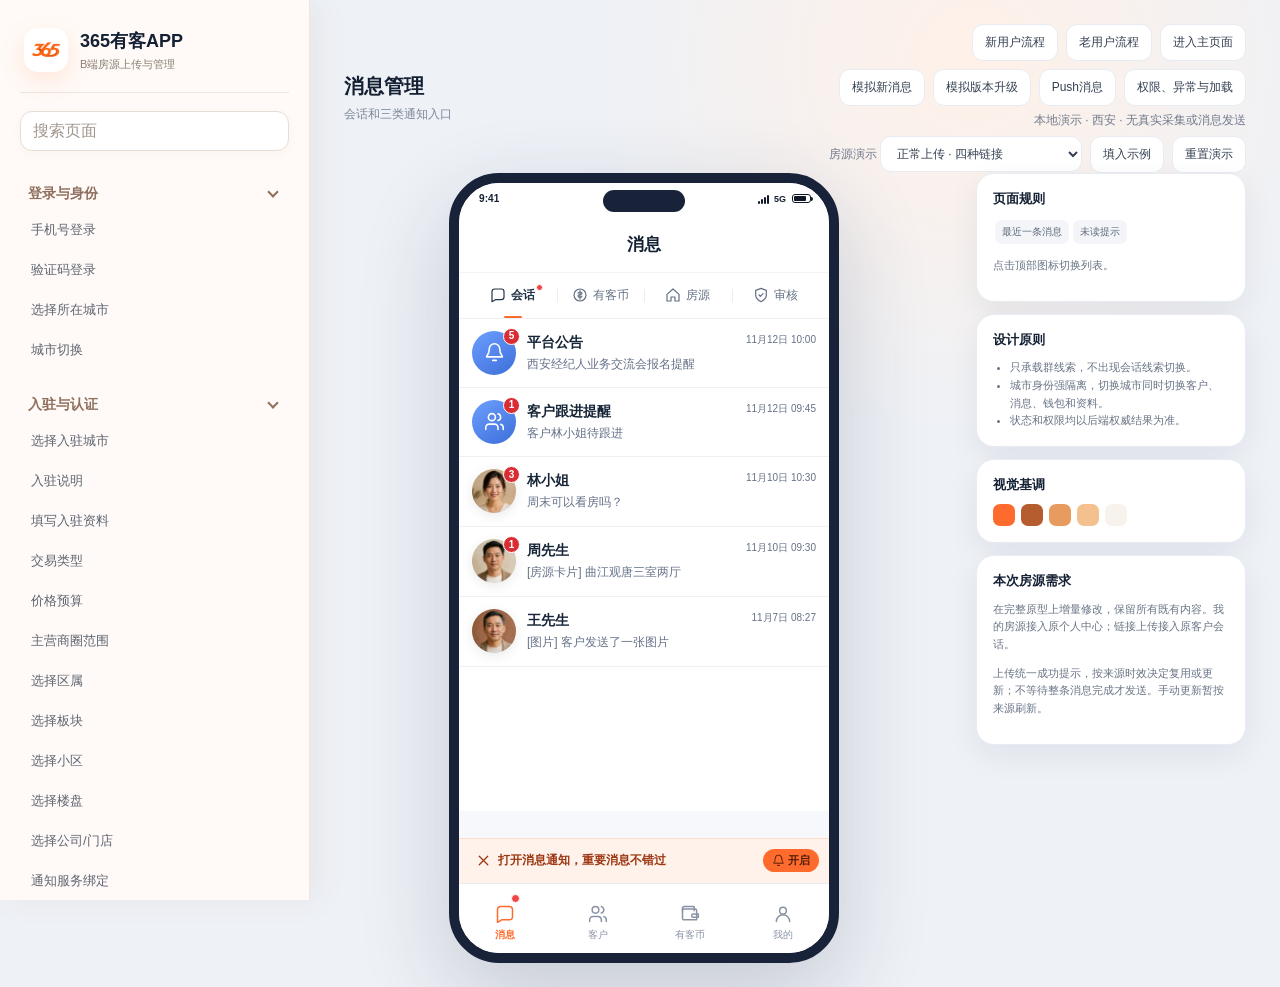
<file: public/index.html>
<!doctype html>
<html lang="zh-CN">
<head>
<meta charset="UTF-8">
<meta name="viewport" content="width=device-width,initial-scale=1">
<title>365有客App消息管理</title>
<script>location.replace(new URL('prototype.html'+location.search+location.hash,location.href).href)</script>
</head>
<body><a href="prototype.html">打开365有客App消息管理原型</a></body>
</html>
</file>
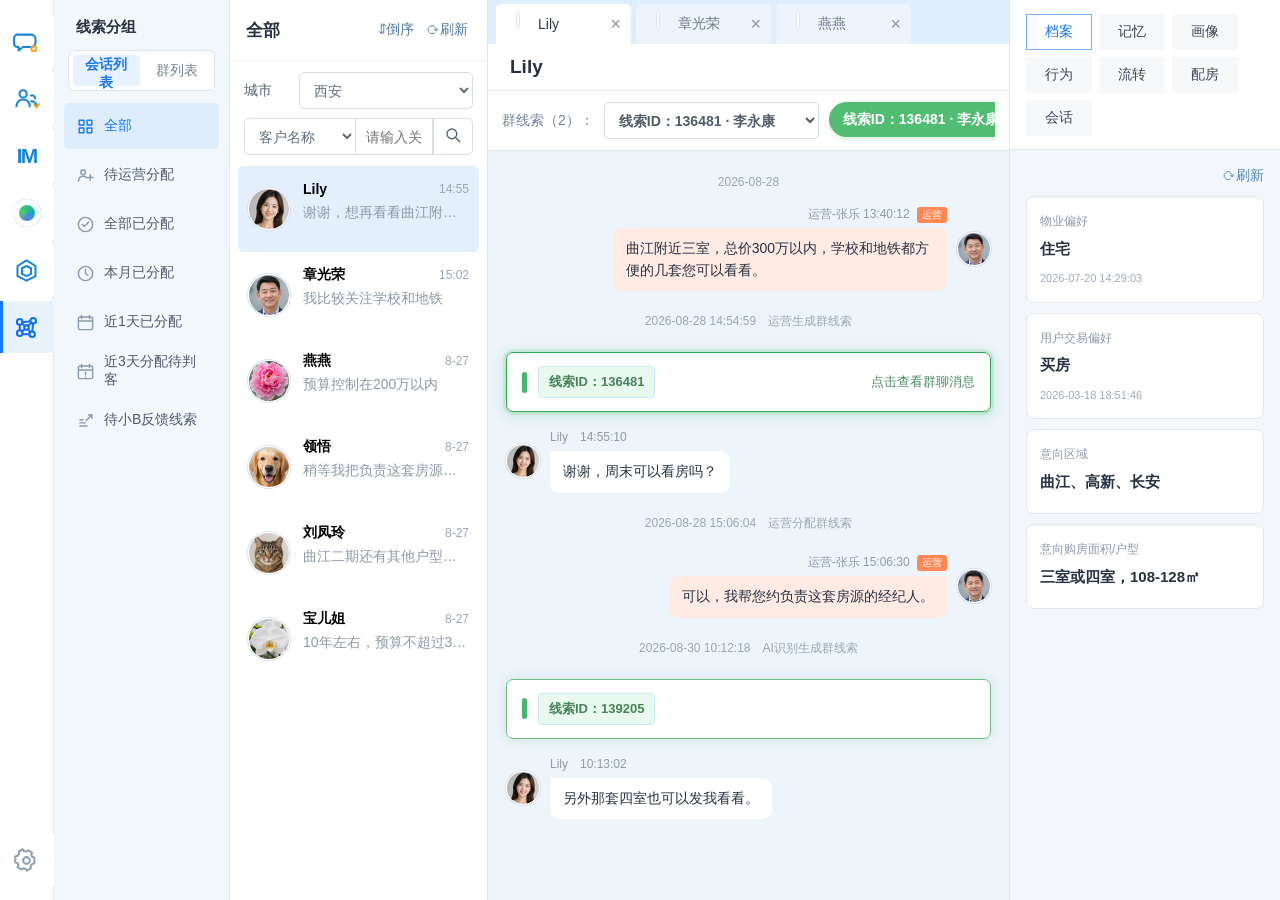
<file: public/lead-management.html>
<!doctype html>
<html lang="zh-CN">
<head>
  <meta charset="utf-8" />
  <meta name="viewport" content="width=device-width,initial-scale=1" />
  <title>线索管理后台交互原型</title>
  <style>
    :root{--blue:#1677ff;--blue-soft:#e8f3ff;--ink:#273142;--muted:#8e9aab;--line:#dfe7f0;--side:#f2f7fb;--chat:#edf4fa;--green:#43b86b;--green-soft:#e9faef;--red:#ef5252;--orange:#ff7b42;--shadow:0 4px 15px rgba(46,76,112,.13)}
    *{box-sizing:border-box}html,body{width:100%;height:100%;margin:0;font-family:-apple-system,BlinkMacSystemFont,"Segoe UI","PingFang SC","Microsoft YaHei",sans-serif;color:var(--ink);background:#eaf1f7;font-size:14px}body{overflow:hidden}button,input,select,textarea{font:inherit}button{cursor:pointer}svg{width:20px;height:20px;stroke:currentColor;fill:none;stroke-width:1.8;stroke-linecap:round;stroke-linejoin:round}
    .app{height:100vh;display:grid;grid-template-columns:58px 186px minmax(276px,18vw) minmax(560px,1fr) minmax(286px,19vw);background:#eef4f9;overflow:hidden}.rail{background:#fff;border-right:1px solid var(--line);display:flex;flex-direction:column;align-items:center;padding-top:16px;gap:5px}.rail-btn{width:58px;height:52px;border:0;background:#fff;color:#1685d8;display:grid;place-items:center;position:relative}.rail-btn:hover{background:#f4f8fd}.rail-btn.active{background:#e8f2fb;color:#126ef3}.rail-btn.active:before{content:"";position:absolute;left:0;top:0;bottom:0;width:3px;background:var(--blue)}.rail-btn svg{width:27px;height:27px}.rail-btn .im{font-size:21px;font-weight:850;letter-spacing:-2px}.lens{width:28px;height:28px;border-radius:50%;background:conic-gradient(#34bd75,#18a7d0,#577eeb,#52ca76,#34bd75);box-shadow:inset 0 0 0 6px #fff}.rail-spacer{flex:1}.rail-footer{margin-bottom:14px;color:#91a0b3}
    .groups{min-height:0;background:var(--side);border-right:1px solid var(--line);padding:18px 10px;overflow:auto}.groups-title{padding:0 12px 13px;font-size:15px;font-weight:750}.mode-switch{display:grid;grid-template-columns:1fr 1fr;gap:4px;padding:4px;margin:0 4px 12px;border:1px solid #dce5ef;border-radius:6px;background:#fff}.mode-btn{height:31px;border:0;border-radius:4px;background:transparent;color:#778397}.mode-btn.active{background:#e7f1ff;color:var(--blue);font-weight:650}.group-list{display:flex;flex-direction:column;gap:3px}.group-item{width:100%;height:46px;border:0;border-radius:5px;background:transparent;color:#4e5a6e;display:flex;align-items:center;gap:9px;padding:0 12px;text-align:left}.group-item svg{width:19px;height:19px;color:#8a9aaf;flex:0 0 auto}.group-item:hover{background:#eaf1f8}.group-item.active{color:var(--blue);background:#deedfb}.group-item.active svg{color:var(--blue)}
    .list-panel{min-width:0;min-height:0;background:#fff;border-right:1px solid var(--line);display:grid;grid-template-rows:auto auto 1fr}.list-title{height:61px;padding:0 16px;display:flex;align-items:center;border-bottom:1px solid #f0f3f7}.list-title h2{min-width:0;font-size:17px;margin:0;white-space:nowrap;overflow:hidden;text-overflow:ellipsis}.list-tools{margin-left:auto;display:flex;gap:6px;flex:0 0 auto}.link-btn{border:0;background:transparent;color:#4d789e;padding:3px}.filter-box{padding:11px 14px 9px;display:grid;gap:9px}.filter-line{display:grid;grid-template-columns:48px minmax(0,1fr);align-items:center;gap:7px}.filter-label{color:#566276}.select,.search-input{min-width:0;height:37px;border:1px solid #d6dee9;background:#fff;color:#606c7e;padding:0 10px;outline:none}.select{border-radius:5px}.select:focus,.search-input:focus{border-color:#79adf4}.search-line{display:grid;grid-template-columns:112px minmax(0,1fr) 40px}.search-line .select{border-radius:5px 0 0 5px}.search-input{border-left:0}.search-go{border:1px solid #d6dee9;background:#fff;border-radius:0 5px 5px 0;color:#536074}.search-go svg{width:18px;height:18px}.list-cards{min-width:0;min-height:0;overflow:auto;padding:2px 8px 18px}.list-card{width:100%;height:86px;border:0;border-radius:5px;background:#fff;display:grid;grid-template-columns:46px minmax(0,1fr);gap:0 9px;padding:11px 10px;text-align:left;overflow:hidden}.list-card:hover{background:#f5f9fd}.list-card.active{background:#e3f0fc}.card-main{min-width:0;display:grid;grid-template-rows:23px 25px;align-content:center}.card-top{min-width:0;display:grid;grid-template-columns:minmax(0,1fr) 46px;align-items:center;gap:6px}.card-name{min-width:0;white-space:nowrap;overflow:hidden;text-overflow:ellipsis;font-weight:650}.card-time{color:#9aa5b5;text-align:right;font-size:12px}.card-preview{min-width:0;white-space:nowrap;overflow:hidden;text-overflow:ellipsis;color:#8d98a8;line-height:25px}
    .avatar{width:42px;height:42px;border-radius:50%;align-self:center;background-image:url('customer-avatars-v2.png');background-size:300% 200%;background-repeat:no-repeat;border:1px solid #fff;box-shadow:0 0 0 1px #d8e1eb;flex:0 0 auto}.avatar.sm{width:34px;height:34px}.av0{background-position:0 0}.av1{background-position:50% 0}.av2{background-position:100% 0}.av3{background-position:0 100%}.av4{background-position:50% 100%}.av5{background-position:100% 100%}.group-avatar{position:relative;width:44px;height:44px;align-self:center;border-radius:50%;background:#eaf1f7;box-shadow:0 0 0 1px #d8e1eb;overflow:hidden;flex:0 0 auto}.mini-avatar{position:absolute;width:22px;height:22px;background-image:url('customer-avatars-v2.png');background-size:300% 200%;background-repeat:no-repeat;border:1px solid #fff}.mini-avatar:nth-child(1){left:0;top:0}.mini-avatar:nth-child(2){right:0;top:0}.mini-avatar:nth-child(3){left:0;bottom:0}.mini-avatar:nth-child(4){right:0;bottom:0}
    .conversation{min-width:0;min-height:0;background:var(--chat);border-right:1px solid var(--line);display:grid;grid-template-rows:44px auto auto 1fr}.workspace-tabs{min-width:0;display:flex;align-items:end;gap:5px;padding:4px 8px 0;background:#dfeeff;overflow-x:auto;overflow-y:hidden}.workspace-tab{height:40px;min-width:150px;max-width:210px;border:0;border-radius:5px 5px 0 0;background:#edf4fb;color:#697588;padding:0 10px;display:flex;align-items:center;gap:8px}.workspace-tab.active{background:#fff;color:#2b3648}.workspace-tab-icon{width:24px;height:24px;flex:0 0 auto}.workspace-tab-icon .avatar,.workspace-tab-icon .group-avatar{width:24px;height:24px}.workspace-tab-icon .mini-avatar{width:12px;height:12px}.workspace-tab-label{min-width:0;overflow:hidden;text-overflow:ellipsis;white-space:nowrap}.workspace-tab-close{margin-left:auto;color:#8b96a6;font-size:18px}.conv-header{min-width:0;background:#fff;border-bottom:1px solid var(--line);padding:12px 22px}.conv-title-row{display:flex;align-items:center;gap:12px}.conv-name{font-size:19px;font-weight:750;white-space:nowrap;overflow:hidden;text-overflow:ellipsis}.return-private{margin-left:auto;height:34px;border:1px solid #83b8ff;border-radius:5px;background:#fff;color:#1677ff;padding:0 14px}.group-meta{display:flex;gap:7px;flex-wrap:wrap;margin-top:7px;color:#697589}.group-type{color:#4c8ef7;background:#e9f2ff;padding:2px 6px;border-radius:3px}.lead-filter{min-width:0;background:#fff;border-bottom:1px solid var(--line);display:grid;grid-template-columns:auto minmax(190px,235px) minmax(0,1fr);align-items:center;gap:10px;padding:9px 18px}.lead-filter-label{color:#728095;white-space:nowrap}.lead-select{min-width:0;height:37px;border:1px solid #d4dde9;border-radius:5px;background:#fff;padding:0 10px;color:#505c6d;font-weight:600}.lead-tabs{min-width:0;display:flex;gap:8px;overflow-x:auto;padding:2px 0 4px;scrollbar-width:thin}.lead-tab-chip{height:35px;flex:0 0 auto;border:1px solid #82d09b;border-radius:18px;background:var(--green-soft);color:#388454;padding:0 13px;font-weight:650;white-space:nowrap}.lead-tab-chip.active{background:#51bd73;color:#fff;border-color:#51bd73;box-shadow:0 2px 7px rgba(67,184,107,.25)}
    .chat{min-width:0;min-height:0;overflow:auto;padding:20px 24px 100px;scroll-behavior:smooth}.date-line{text-align:center;color:#9ba6b5;font-size:12px;margin:4px 0 16px}.message{display:flex;align-items:flex-start;gap:10px;max-width:78%;margin:17px 0}.message.mine{margin-left:auto;flex-direction:row-reverse}.msg-main{min-width:0}.msg-meta{color:#8f9aaa;font-size:12px;margin-bottom:5px}.mine .msg-meta{text-align:right}.role{display:inline-block;padding:1px 5px;border-radius:3px;background:#ff8754;color:#fff;font-size:10px;margin-left:4px}.bubble{display:inline-block;background:#fff;border-radius:4px 10px 10px 10px;padding:10px 13px;line-height:1.55}.mine .bubble{background:#b9ddfb;border-radius:10px 4px 10px 10px}.message.agent .bubble{background:#ffebe4}.system-line{text-align:center;color:#9ba6b4;font-size:12px;margin:22px 0}.lead-node{height:60px;margin:17px 0;padding:0 15px;border:1.5px solid #73bc88;border-radius:7px;background:#fff;box-shadow:0 0 11px rgba(48,169,82,.18);display:flex;align-items:center;gap:11px;cursor:pointer;transition:.16s}.lead-node:before{content:"";width:5px;height:21px;border-radius:4px;background:var(--green)}.lead-node.active{border-color:#35aa5a;box-shadow:0 0 0 3px rgba(55,174,90,.13),0 3px 14px rgba(48,169,82,.24)}.node-id{padding:6px 10px;border-radius:4px;background:#e7faed;border:1px solid #c9e8ff;color:#47825a;font-size:13px;font-weight:650}.node-action{margin-left:auto;color:#4e8d61;font-size:13px}.selection{margin:18px -3px;border:2px solid #43b86b;border-radius:10px;background:rgba(247,253,249,.58);overflow:hidden;cursor:pointer;box-shadow:0 0 10px rgba(67,184,107,.13);transition:.16s}.selection.active{border-color:#24a44d;box-shadow:0 0 0 3px rgba(55,174,90,.14),0 3px 15px rgba(48,169,82,.22)}.selection-head{height:58px;padding:0 20px;display:flex;align-items:center;gap:14px;background:#fff;border-bottom:1px solid #edf2f7}.selection-head:before{content:"";width:5px;height:22px;border-radius:4px;background:#43b86b}.selection-id{padding:7px 11px;border-radius:5px;background:#e9faef;border:1px solid #bde8ca;color:#388454;font-weight:700;font-size:13px}.selection-count{color:#8996a9}.selection-caret{margin-left:auto;width:34px;height:34px;border:0;border-radius:50%;background:#edf9f1;color:#3dac62;font-size:18px;font-weight:700;transition:.16s}.selection.collapsed .selection-caret{transform:rotate(180deg)}.selection.collapsed .selection-head{border-bottom:0}.selection.collapsed .selection-body{display:none}.selection-body{padding:17px 20px 22px}.selection-body .message{max-width:82%}
    .detail{min-width:0;min-height:0;background:#fff;display:grid;grid-template-rows:auto auto 1fr;position:relative}.detail-top{padding:14px 16px 13px;border-bottom:1px solid var(--line)}.detail-idline{display:flex;align-items:center;gap:8px;flex-wrap:wrap}.lead-id-chip{background:#1677e9;color:#fff;border-radius:4px;padding:7px 9px;font-weight:650}.status{padding:4px 8px;border-radius:4px;font-size:12px}.status.live{background:#effbea;border:1px solid #bce5ae;color:#47a738}.status.wait{background:#fff5e5;border:1px solid #f5d597;color:#b97a16}.status.reception{display:inline-flex;align-items:center;gap:4px;background:#fff6df;border:1px solid #f5d89c;color:#b67a13}.status.reception:before{content:"◷";font-size:13px;line-height:1}.status.long-term{background:#fff4dc;border:1px solid #f4cf84;color:#aa7115}.detail-summary-grid{display:grid;grid-template-columns:1fr 1fr;gap:8px 16px;margin-top:13px;font-size:12px}.detail-field{min-width:0;display:flex;align-items:center;justify-content:space-between;gap:8px;padding:4px 0}.detail-field.wide{grid-column:1/-1;padding-top:4px}.detail-field span{color:#98a3b3;white-space:nowrap}.detail-field b{display:inline-block;color:#4c586b;font-weight:650;min-width:0;text-align:right}.tag{border:1px solid #becde0;border-radius:3px;padding:3px 7px}.tag.green{color:#47a738;border-color:#a8dc94}.tag.red{color:#ef5555;border-color:#ffb1b1}.tag.blue{color:#1677ff;border-color:#9cc5ff}.house-info{border-top:1px solid #e7edf4;margin-top:14px;padding-top:12px}.house-info h3{margin:0 0 10px;font-size:16px}.house-grid{display:grid;grid-template-columns:82px 1fr;gap:9px;color:#98a3b3;font-size:12px}.house-grid b{color:#536073}.detail-actions{display:flex;gap:8px;margin-top:11px}.action-btn{height:34px;padding:0 15px;border:1px solid #83b8ff;border-radius:5px;background:#ecf5ff;color:#1677ff;font-size:14px}.tabs{height:49px;display:flex;align-items:end;border-bottom:1px solid var(--line);padding:0 8px;overflow-x:auto}.tab{height:48px;flex:1 0 auto;min-width:62px;border:0;border-bottom:2px solid transparent;background:#fff;color:#8f9bad;white-space:nowrap;padding:0 9px}.tab.active{color:#1677ff;border-bottom-color:#1677ff}.tab-body{min-width:0;min-height:0;overflow:auto;padding:13px 16px 78px;background:#f3f7fb}.profile-tabs{display:flex;gap:7px;flex-wrap:wrap}.profile-tab{height:36px;min-width:66px;border:1px solid transparent;background:#f7f8fa;color:#3b4656}.profile-tab.active{border-color:#77adff;color:#1677ff;background:#fff}.profile-refresh{text-align:right;color:#4c84b7;margin:4px 0 11px}.memory-card{background:#fff;border:1px solid #e2e7ee;border-radius:8px;padding:13px;margin-bottom:10px;line-height:1.55}.memory-card .label{color:#8f99a8;font-size:12px}.memory-card b{display:block;margin:5px 0 7px;font-size:15px}.memory-card time{color:#a1aab8;font-size:11px}.advice-card h3{margin:0 0 8px;font-size:16px}.intent-grid{display:grid;gap:9px}.intent-item{background:#f7f8fa;border-radius:7px;padding:10px 12px}.intent-item span{display:block;color:#9aa4b2;margin-bottom:4px}.group-info-box{background:#fff;border:1px solid #e2e7ee;border-radius:8px;padding:14px;margin-bottom:12px}.group-info-grid{display:grid;grid-template-columns:88px 1fr;gap:11px}.group-info-grid span:nth-child(odd){color:#8e99aa}.members{display:grid;gap:12px;margin-top:10px}.member{display:flex;align-items:center;gap:10px}.timeline{position:relative;padding:5px 0 0 25px}.timeline:before{content:"";position:absolute;left:7px;top:15px;bottom:42px;width:2px;background:#dce5ef}.event{position:relative;margin-bottom:20px}.event:before{content:"";position:absolute;left:-25px;top:5px;width:12px;height:12px;border:3px solid #1677ff;background:#fff;border-radius:50%}.event-title{display:flex;justify-content:space-between;gap:8px;font-size:16px;font-weight:650}.event-title time{font-size:12px;color:#98a3b3;font-weight:400}.event-box{margin-top:8px;padding:10px 12px;border-radius:6px;background:#fff;color:#657185;line-height:1.55}.assign-record{display:grid;grid-template-columns:1fr 1fr;gap:8px 12px}.assign-record span{display:block;color:#98a3b3;font-size:12px}.assign-record b{display:block;color:#536073;margin-top:3px}.event-box.reason{background:#fff7e9;border:1px solid #ffe0ac;color:#f08b1f}.feedback-card,.judge-record{background:#fff;border:1px solid #e1e4e9;border-radius:8px;margin-bottom:11px}.feedback-head{display:flex;align-items:center;padding:12px 13px;border-bottom:1px solid #e7eaf0}.feedback-head time,.judge-record time{margin-left:auto;color:#8996a8}.feedback-fields{display:grid;grid-template-columns:repeat(3,1fr);padding:12px 9px;text-align:center}.feedback-fields span{color:#909bad}.feedback-fields b{display:block;margin-top:6px;font-weight:650}.feedback-fields b.yes{color:#2eae62}.feedback-fields b.no{color:#ef4e4e}.feedback-note{padding:0 13px 12px;color:#687589}.judge-record{padding:0;overflow:hidden}.judge-record-top{display:flex;align-items:center;padding:12px 13px;border-bottom:1px solid #edf0f4}.judge-record-body{padding:13px}.judge-label{display:inline-flex;align-items:center;border-radius:4px;background:#eaf3ff;color:#1677ff;padding:5px 9px;font-weight:650}.judge-note{margin-top:11px;padding:10px 11px;border-radius:6px;background:#f6f8fb;color:#657286;line-height:1.55}.judge-note span{display:block;color:#98a3b3;font-size:12px;margin-bottom:4px}.end-line,.empty-record{text-align:center;color:#9da8b8;margin:18px 0}.judge-bar{position:absolute;left:16px;right:16px;bottom:18px}.judge-btn{width:100%;height:44px;border:0;border-radius:5px;background:#1677ee;color:#fff;font-size:16px;font-weight:650}
    .modal-wrap{position:fixed;inset:0;background:rgba(20,31,46,.52);display:none;align-items:center;justify-content:center;z-index:30}.modal-wrap.show{display:flex}.modal{background:#fff;border-radius:10px;box-shadow:0 15px 45px rgba(17,40,72,.25)}.modal h3{margin:0 0 20px;font-size:19px}.form-label{color:#808ca0;margin:15px 0 8px}.judge-modal{width:460px;padding:22px}.judge-options,.invalid-options{display:flex;gap:8px;flex-wrap:wrap}.judge-option{border:1px solid #b9d8ff;border-radius:5px;background:#fff;color:#1677ff;padding:8px 13px}.judge-option.active{background:#1677ff;color:#fff}.judge-textarea,.invalid-textarea{width:100%;height:110px;border:1px solid #bdc6d2;border-radius:5px;padding:11px;resize:none}.counter{text-align:right;color:#929baa;margin-top:-24px;padding-right:10px}.modal-actions{display:flex;justify-content:flex-end;gap:10px;margin-top:22px}.modal-actions button{height:38px;padding:0 22px;border-radius:5px}.cancel{border:1px solid #d5dce6;background:#fff;color:#536073}.save{border:1px solid #1677ff;background:#1677ff;color:#fff}.assign-modal{width:min(1120px,94vw);height:min(780px,92vh);display:grid;grid-template-rows:64px 1fr 70px;overflow:hidden}.assign-head{display:flex;align-items:center;padding:0 26px;border-bottom:1px solid #e5ebf2;background:#fff}.assign-head h3{font-size:22px;margin:0}.assign-head button{margin-left:auto;border:0;background:transparent;color:#8c97a5;width:34px;height:34px;border-radius:50%;font-size:28px;line-height:1}.assign-body{min-height:0;display:grid;grid-template-columns:38% 62%;gap:18px;padding:18px 24px;background:#f5f8fb}.assign-col{min-height:0;overflow:auto;background:#fff;border:1px solid #dfe7ef;border-radius:9px;padding:18px}.assign-col h4{margin:0 0 12px;font-size:16px}.assign-left{display:flex;flex-direction:column;gap:14px}.assign-summary{border:1px solid #e0e7ef;border-radius:9px;padding:18px;text-align:center;background:linear-gradient(180deg,#fff,#f9fbfd)}.assign-summary .avatar{width:80px;height:80px;margin:0 auto 10px;display:block;box-shadow:0 0 0 1px #d5dfeb}.assign-summary-name{font-size:22px;font-weight:750}.assign-summary-source{display:inline-block;margin:9px 0 16px;padding:5px 11px;border-radius:14px;background:#e8f1fb;color:#5e7693}.assign-need{text-align:left;border-top:1px solid #edf1f5;padding-top:12px;color:#56657a;line-height:1.65}.assign-need b{display:block;color:#2e3a4c;font-size:16px;margin-bottom:4px}.assign-price-row{display:flex;justify-content:space-between;align-items:center;margin-top:14px;padding:10px 12px;border-radius:6px;background:#fff4e8;color:#a96519}.assign-price-row strong{color:#ef7c24;font-size:21px}.assign-group-state{display:flex;align-items:flex-start;gap:10px;padding:12px;border-radius:7px;background:#f1f6ff;color:#526b8c;line-height:1.5}.assign-group-state svg{color:#337ff4;flex:0 0 auto}.assign-right{display:flex;flex-direction:column}.assign-search{width:100%;height:44px;border:1px solid #d3deea;border-radius:6px;padding:0 13px 0 40px;background:#fff url("data:image/svg+xml,%3Csvg xmlns='http://www.w3.org/2000/svg' width='18' height='18' viewBox='0 0 24 24' fill='none' stroke='%2393a0b1' stroke-width='2'%3E%3Ccircle cx='10.5' cy='10.5' r='6.5'/%3E%3Cpath d='m16 16 5 5'/%3E%3C/svg%3E") 13px center/18px no-repeat;outline:none}.assign-search:focus{border-color:#76aef4}.recommend-title{display:flex;align-items:center;gap:7px;margin:18px 0 10px;color:#64748a;font-size:17px}.candidate-list{display:grid;gap:10px;min-height:0;overflow:auto}.candidate{border:1px solid #d9e3ee;border-radius:9px;padding:14px 15px;background:#fff;cursor:pointer;transition:.15s}.candidate:hover{border-color:#9ec5fb;background:#f9fbff}.candidate.selected{border:2px solid #4e8cf5;background:#eef5ff;padding:13px 14px;box-shadow:0 2px 6px rgba(54,124,236,.12)}.candidate-main{display:flex;align-items:center;gap:11px}.candidate .avatar{width:46px;height:46px}.candidate-name{font-size:16px;font-weight:700}.candidate-brand{display:inline-grid;place-items:center;width:24px;height:24px;border-radius:4px;background:#f5f0df;color:#95722d;font-weight:800;margin-left:6px}.candidate-store{color:#66758a;margin-top:4px;font-size:12px}.candidate-meta{display:flex;gap:12px;flex-wrap:wrap;margin:10px 0 7px 57px;color:#7a8797;font-size:12px}.candidate-meta strong{color:#4e5d71}.candidate-plates{display:flex;align-items:center;gap:6px;flex-wrap:wrap;margin-left:57px}.plate{border:1px solid #c9d2de;border-radius:4px;padding:3px 8px;color:#69778a;background:#fff;font-size:12px}.plate-more{color:#5e7ea7;font-size:12px}.candidate-finance{margin-left:auto;text-align:right;color:#728095;font-size:12px;line-height:1.65}.candidate-finance b{color:#44546a;font-size:14px}.candidate-finance .deduct{color:#ef7b25}.settlement{margin-top:16px;border:1px solid #dae4ef;border-radius:8px;padding:12px;background:#fbfcfe}.settlement-title{font-weight:700;color:#4c5b70;margin-bottom:9px}.settlement-options{display:flex;gap:9px}.settlement-option{flex:1;border:1px solid #cad6e3;border-radius:7px;background:#fff;padding:10px 11px;text-align:left;color:#526277}.settlement-option.active{border-color:#4c8df4;background:#edf5ff;color:#176ee8;box-shadow:0 0 0 1px #4c8df4}.settlement-option strong{display:block;font-size:14px}.settlement-option small{display:block;margin-top:4px;color:#8b98a8}.assign-foot{display:flex;align-items:center;padding:0 24px;border-top:1px solid #e1e8f0;background:#fff}.assign-foot strong{color:#ef7b25}.assign-foot .modal-actions{margin:0 0 0 auto}.invalid-modal{width:min(520px,90vw);padding:24px}.invalid-modal .modal-head{display:flex;align-items:center;justify-content:space-between}.invalid-modal .modal-head h3{margin:0}.invalid-modal .modal-close{border:0;background:transparent;color:#8994a3;font-size:24px}.invalid-label{margin-top:18px;color:#8a96a6}.invalid-label em{color:#ef5757;font-style:normal}.invalid-option{border:1px solid #ccd5df;border-radius:16px;background:#fff;color:#6d798a;padding:7px 12px;font-size:12px}.invalid-option.active{border-color:#79aef4;background:#edf5ff;color:#1677ff}.invalid-error{display:none;color:#ef5757;font-size:12px;margin-top:8px}.invalid-error.show{display:block}.invalid-textarea{height:100px;margin-top:9px}.invalid-counter{text-align:right;color:#929baa;font-size:12px;margin-top:-22px;padding-right:10px}.toast{position:fixed;top:20px;left:50%;transform:translate(-50%,-12px);opacity:0;transition:.18s;background:#26364a;color:#fff;border-radius:6px;padding:10px 16px;z-index:50}.toast.show{opacity:1;transform:translate(-50%,0)}
    .house-info{border-top:0;margin-top:14px;padding-top:4px}.house-grid{grid-template-columns:76px 1fr 76px 1fr;gap:9px 12px}.assign-modal{grid-template-rows:62px 1fr 66px;color:#344054}.assign-head{padding:0 24px}.assign-head h3{font-size:20px;font-weight:750}.assign-body{grid-template-columns:39% 61%;gap:16px;padding:16px 20px;background:#f4f7fb}.assign-col{border-color:#dce5ef;border-radius:10px;padding:16px}.assign-left{gap:12px}.assign-summary{padding:16px;background:linear-gradient(180deg,#fff,#f8fbff)}.assign-need{text-align:left;border-top:1px solid #edf1f5;padding-top:13px;color:#56657a;line-height:normal}.assign-need>b{display:block;color:#2e3a4c;font-size:16px;margin-bottom:9px}.assign-demand-grid{display:grid;grid-template-columns:1fr 1fr;gap:9px 12px}.demand-item{display:flex;justify-content:space-between;gap:8px;padding:8px 10px;border-radius:6px;background:#f6f8fb;font-size:12px}.demand-item span{color:#8a96a8}.demand-item b{color:#46566b;text-align:right}.candidate-name{display:flex;align-items:center;gap:7px}.candidate-brand{width:22px;height:22px;margin-left:0}.candidate-meta{margin-top:9px}.plate-more-wrap{position:relative}.plate-more{border:1px solid #bfd0e5;border-radius:4px;background:#edf4fc;color:#376da9;padding:3px 8px;font-size:12px;cursor:pointer}.plate-popover{display:none;position:absolute;z-index:4;left:0;bottom:28px;min-width:190px;padding:9px 10px;border:1px solid #c9d7e8;border-radius:6px;background:#fff;box-shadow:0 8px 24px rgba(35,61,94,.18);color:#56657a;line-height:1.6}.plate-more-wrap.open .plate-popover{display:block}
    @media(max-width:1450px){.app{grid-template-columns:54px 176px minmax(258px,18vw) minmax(500px,1fr) minmax(270px,19vw)}.rail-btn{width:54px}.chat{padding-left:18px;padding-right:18px}.lead-filter{grid-template-columns:auto minmax(180px,215px) minmax(0,1fr);padding-left:14px;padding-right:14px}.workspace-tab{min-width:135px}}
  </style>
</head>
<body>
<div class="app">
  <nav class="rail" aria-label="系统模块">
    <button class="rail-btn" title="客户会话"><svg viewBox="0 0 24 24"><path d="M4 5h12a4 4 0 0 1 4 4v3a4 4 0 0 1-4 4H9l-4 3v-3H4a3 3 0 0 1-3-3V8a3 3 0 0 1 3-3Z"/><circle cx="18.5" cy="17.5" r="2.2" stroke="#f5a623"/></svg></button>
    <button class="rail-btn" title="群管理"><svg viewBox="0 0 24 24"><circle cx="9" cy="7" r="3.2"/><path d="M3 18c.5-4 2.5-6 6-6s5.5 2 6 6M16 8.5a2.7 2.7 0 0 1 3.7 2.5M16 13.5c3.2 0 4.6 1.4 5 4.2"/><path d="m19 17 2 2 2-3" stroke="#f5a623"/></svg></button>
    <button class="rail-btn" title="IM"><span class="im">IM</span></button><button class="rail-btn" title="智能工具"><span class="lens"></span></button>
    <button class="rail-btn" title="工作台"><svg viewBox="0 0 24 24"><path d="M4 8 12 3l8 5v9l-8 4-8-4Z"/><path d="M8 10v5l4 2 4-2v-5l-4-2Z"/></svg></button>
    <button class="rail-btn active" title="线索管理"><svg viewBox="0 0 24 24" aria-hidden="true"><circle cx="6" cy="7" r="2.5"/><circle cx="18" cy="6" r="2.5"/><circle cx="17" cy="18" r="2.5"/><circle cx="6" cy="17" r="2.5"/><path d="m8.4 7.3 7.1-.8M17.8 8.5l-.6 7M14.8 18H8.5M6 9.5v5"/><circle cx="12" cy="12" r="2"/><path d="m8 8.5 2.6 2.2m2.8-.2 2.5-2.4m-2.6 5.4 2 2.5m-4.8-2.4-2.5 2"/></svg></button><div class="rail-spacer"></div>
    <button class="rail-btn rail-footer" title="设置"><svg viewBox="0 0 24 24"><circle cx="12" cy="12" r="3"/><path d="M19 14.5v-5l-2-.8-.8-2L17 5l-3.5-2-1.5 1-2.2-.3L8.7 2 5.2 4l.2 2.1L4 7.8 2 8.5v5l2 .8.8 2L4 18l3.5 2 1.5-1 2.2.3 1.1 1.7 3.5-2-.2-2.1 1.4-1.7Z"/></svg></button>
  </nav>
  <aside class="groups"><div class="groups-title">线索分组</div><div class="mode-switch"><button class="mode-btn active" data-mode="session">会话列表</button><button class="mode-btn" data-mode="group">群列表</button></div><div class="group-list">
    <button class="group-item active" data-group="全部"><svg viewBox="0 0 24 24"><rect x="4" y="4" width="6" height="6"/><rect x="14" y="4" width="6" height="6"/><rect x="4" y="14" width="6" height="6"/><rect x="14" y="14" width="6" height="6"/></svg><span>全部</span></button>
    <button class="group-item" data-group="待运营分配"><svg viewBox="0 0 24 24"><circle cx="9" cy="8" r="3"/><path d="M3 19c.6-4 2.5-6 6-6 2 0 3.5.7 4.5 2M18 11v7M14.5 14.5h7"/></svg><span>待运营分配</span></button>
    <button class="group-item" data-group="全部已分配"><svg viewBox="0 0 24 24"><circle cx="12" cy="12" r="9"/><path d="m8 12 2.5 2.5L16 9"/></svg><span>全部已分配</span></button>
    <button class="group-item" data-group="本月已分配"><svg viewBox="0 0 24 24"><circle cx="12" cy="12" r="9"/><path d="M12 7v5l3 2"/></svg><span>本月已分配</span></button>
    <button class="group-item" data-group="近1天已分配"><svg viewBox="0 0 24 24"><rect x="3" y="5" width="18" height="16" rx="2"/><path d="M7 3v4M17 3v4M3 10h18"/></svg><span>近1天已分配</span></button>
    <button class="group-item" data-group="近3天分配待判客"><svg viewBox="0 0 24 24"><rect x="3" y="5" width="18" height="16" rx="2"/><path d="M7 3v4M17 3v4M3 10h18M12 13v3M12 19h.01"/></svg><span>近3天分配待判客</span></button>
    <button class="group-item" data-group="待小B反馈线索"><svg viewBox="0 0 24 24"><path d="M5 19h9M5 15h7M5 11h4M16 5h4v4"/><path d="m20 5-7 7"/></svg><span>待小B反馈线索</span></button>
  </div></aside>
  <section class="list-panel"><div class="list-title"><h2 id="listTitle">全部</h2><div class="list-tools"><button class="link-btn">⇵倒序</button><button class="link-btn" data-refresh>⟳刷新</button></div></div><div class="filter-box" id="filterBox"></div><div class="list-cards" id="cards"></div></section>
  <main class="conversation"><div class="workspace-tabs" id="workspaceTabs"></div><div class="conv-header" id="convHeader"></div><div class="lead-filter" id="leadFilter"></div><div class="chat" id="chat"></div></main>
  <aside class="detail" id="detail"></aside>
</div>
<div class="modal-wrap" id="judgeModal" role="dialog" aria-modal="true"><div class="modal judge-modal"><h3>新增判客记录</h3><div class="form-label">判客状态</div><div class="judge-options" id="judgeOptions"></div><div class="form-label">判客备注</div><textarea class="judge-textarea" maxlength="50" placeholder="请输入判客备注..."></textarea><div class="counter">0 / 50</div><div class="modal-actions"><button class="cancel" data-close-judge>取消</button><button class="save" data-save-judge>保存</button></div></div></div>
<div class="modal-wrap" id="assignModal" role="dialog" aria-modal="true"><div class="modal assign-modal"><div class="assign-head"><h3>分配线索</h3><button data-close-assign aria-label="关闭">×</button></div><div class="assign-body"><section class="assign-col assign-left"><h4>线索信息</h4><div class="assign-summary"><span class="avatar av0" id="assignAvatar"></span><div class="assign-summary-name" id="assignCustomer">Lily</div><span class="assign-summary-source">来源：<b id="assignSource">自动生成</b></span><div class="assign-need"><b>用户需求</b><div class="assign-demand-grid"><div class="demand-item"><span>意向价格</span><b>250-300万</b></div><div class="demand-item"><span>意向面积</span><b>100-130㎡</b></div><div class="demand-item"><span>意向房源</span><b>住宅</b></div><div class="demand-item"><span>意向户型</span><b>三室/四室</b></div><div class="demand-item"><span>意向区域</span><b>曲江、高新</b></div><div class="demand-item"><span>通勤偏好</span><b>地铁优先</b></div></div></div><div class="assign-price-row"><span>当前线索价格</span><strong id="assignPrice">50 客米</strong></div></div><div class="assign-group-state"><svg viewBox="0 0 24 24"><circle cx="12" cy="12" r="9"/><path d="M12 7v5l3 2"/></svg><div><b id="assignGroupTitle">建新群</b><br/><span id="assignGroupDesc">分配后将创建新的撮合群</span></div></div></section><section class="assign-col assign-right"><input class="assign-search" id="assignSearch" placeholder="搜索姓名、手机号、门店名称..."/><div class="recommend-title">☆ 推荐承接人</div><div class="candidate-list" id="candidateList"></div><div class="settlement"><div class="settlement-title">结算方式</div><div class="settlement-options"><button class="settlement-option active" data-settlement="normal"><strong>正常结算</strong><small>扣除线索价格 <b id="normalPrice">50 客米</b></small></button><button class="settlement-option" data-settlement="free"><strong>运营免扣</strong><small>本次扣除 0 客米</small></button></div></div></section></div><div class="assign-foot"><span>已选 <b id="selectedCandidateName">李群</b>｜<strong id="assignDeduction">预计扣除50客米</strong></span><div class="modal-actions"><button class="cancel" data-close-assign>取消</button><button class="save" data-confirm-assign>确认分配</button></div></div></div></div>
<div class="modal-wrap" id="invalidModal" role="dialog" aria-modal="true"><div class="modal invalid-modal"><div class="modal-head"><h3>失效线索</h3><button class="modal-close" data-close-invalid aria-label="关闭">×</button></div><div class="invalid-label"><em>*</em>失效原因</div><div class="invalid-options" id="invalidOptions"></div><textarea class="invalid-textarea" id="invalidReason" maxlength="100" placeholder="请输入失效原因"></textarea><div class="invalid-counter" id="invalidCounter">0 / 100</div><div class="invalid-error" id="invalidError">请至少选择一项失效原因或填写自定义原因</div><div class="modal-actions"><button class="cancel" data-close-invalid>取消</button><button class="save" data-confirm-invalid>确认失效</button></div></div></div>
<span hidden>群线索分配</span><div class="toast" id="toast">已刷新</div>
<script>
  const avatarMarkup=(index,small=false)=>`<span class="avatar av${index%6}${small?' sm':''}"></span>`;
  const groupAvatarMarkup=(seed=0)=>`<span class="group-avatar">${[0,1,2,3].map((_,i)=>`<i class="mini-avatar av${(seed+i)%6}"></i>`).join('')}</span>`;
  const sessionCards=[
    {name:'Lily',time:'14:55',preview:'谢谢，想再看看曲江附近的三室',avatar:0,leads:[{id:'136481',agent:'李永康',status:'live',linked:true,source:'自动生成',remainingDays:3},{id:'139205',status:'wait',linked:false,source:'手动生成'}]},
    {name:'章光荣',time:'15:02',preview:'我比较关注学校和地铁',avatar:1,leads:[{id:'140021',agent:'陈舒',status:'live',linked:true,remainingDays:4},{id:'140077',agent:'周阳',status:'live',linked:true,longTerm:true}]},
    {name:'燕燕',time:'8-27',preview:'预算控制在200万以内',avatar:2,leads:[{id:'141008',status:'wait',linked:false}]},
    {name:'领悟',time:'8-27',preview:'稍等我把负责这套房源的经纪人拉进群',avatar:3,leads:[{id:'141115',agent:'王敏',status:'live',linked:true,remainingDays:2}]},
    {name:'刘凤玲',time:'8-27',preview:'曲江二期还有其他户型吗？',avatar:4,leads:[{id:'141302',agent:'胡宇',status:'live',linked:true}]},
    {name:'宝儿姐',time:'8-27',preview:'10年左右，预算不超过300万',avatar:5,leads:[{id:'141409',agent:'张涛',status:'live',linked:true}]}
  ];
  const groupCards=[
    {name:'08.28 Lily｜365选房沟通群',time:'17:32',preview:'经纪人：这套房源周末可以看',avatar:0,owner:'淘房小助理',broker:'李永康',customer:'Lily',leads:[{id:'136481',agent:'李永康',status:'live',linked:true,source:'自动生成',remainingDays:3},{id:'139205',status:'wait',linked:false,source:'手动生成'}]},
    {name:'08.28章光荣｜365选房沟通群',time:'16:51',preview:'用户：我比较关注学校和地铁',avatar:1,owner:'淘房小助理',broker:'陈舒',customer:'章光荣',leads:[{id:'140021',agent:'陈舒',status:'live',linked:true,remainingDays:4}]},
    {name:'08.27燕燕｜365选房沟通群',time:'16:41',preview:'经纪人：资料已发到群里了',avatar:2,owner:'淘房小助理',broker:'赵凯',customer:'燕燕',leads:[{id:'141008',status:'wait',linked:false},{id:'141099',agent:'赵凯',status:'live',linked:true}]},
    {name:'08.26领悟｜365选房沟通群',time:'16:05',preview:'用户：价格才是首选',avatar:3,owner:'淘房小助理',broker:'王敏',customer:'领悟',leads:[{id:'141115',agent:'王敏',status:'live',linked:true}]},
    {name:'08.28刘凤玲｜365选房沟通群',time:'15:38',preview:'运营：已生成群线索',avatar:4,owner:'淘房小助理',broker:'胡宇',customer:'刘凤玲',leads:[{id:'141302',agent:'胡宇',status:'live',linked:true}]},
    {name:'07.29大成｜365选房沟通群',time:'15:29',preview:'群发的房源收到了',avatar:5,owner:'淘房小助理',broker:'马强',customer:'大成',leads:[{id:'141501',agent:'马强',status:'live',linked:true}]}
  ];
  let mode='session',activeIndex=0,activeLead=null,detailKind='profile',detailTab='',profileTab='档案',conversationPanel='private',linkedLeadId=null,assignCandidate=0,settlement='normal',invalidChoice='';const openTabs={session:[0,1,2],group:[0,1,2]},collapsedSelections=new Set();const $=s=>document.querySelector(s),$$=s=>[...document.querySelectorAll(s)];
  const assignCandidates=[{name:'李群',phone:'156****1333',brand:'贝',store:'德佑地产江北旗舰店',avatar:1,plates:['城南','电子城','曲江'],balance:178,recent:120},{name:'顾祥',phone:'182****6380',brand:'诺',store:'德佑地产阎城国际店',avatar:2,plates:['城南','雁塔','高新'],balance:12,recent:80},{name:'曹铁飞',phone:'137****8655',brand:'贝',store:'大校场店',avatar:3,plates:['城南','大校场'],balance:86,recent:100},{name:'徐晓雪',phone:'130****0914',brand:'我',store:'合作化路店',avatar:4,plates:['城南','稻香村','蜀山经开区','瑶海','包河','高新'],balance:64,recent:60}];
  const currentData=()=>mode==='session'?sessionCards:groupCards;const currentItem=()=>currentData()[activeIndex];const currentLead=()=>currentItem().leads.find(x=>x.id===activeLead)||currentItem().leads[0];const leadLabel=l=>`线索ID：${l.id}${l.status==='wait'?'':` · ${l.agent}`}`;
  function toast(text){const t=$('#toast');t.textContent=text;t.classList.add('show');clearTimeout(window.tt);window.tt=setTimeout(()=>t.classList.remove('show'),1500)}
  function renderFilter(){const fields=mode==='group'?['群名称','手机号码','788ID','分销中介','群类型']:['客户名称','手机号码','788ID'];$('#filterBox').innerHTML=`<div class="filter-line"><label class="filter-label">城市</label><select class="select"><option>全国</option><option selected>西安</option><option>合肥</option></select></div><div class="search-line"><select class="select" id="searchField">${fields.map(x=>`<option>${x}</option>`).join('')}</select><span id="searchValue"><input class="search-input" style="width:100%" placeholder="请输入关键词"/></span><button class="search-go" aria-label="搜索"><svg viewBox="0 0 24 24"><circle cx="10.5" cy="10.5" r="6.5"/><path d="m16 16 5 5"/></svg></button></div>`;$('#searchField').onchange=renderSearchValue}
  function renderSearchValue(){const field=$('#searchField').value;$('#searchValue').innerHTML=field==='群类型'?`<select class="search-input" style="width:100%"><option>全部群类型</option><option>私聊撮合建群</option><option>定向房源建群</option></select>`:`<input class="search-input" style="width:100%" placeholder="请输入${field}关键词"/>`}
  function renderCards(){const data=currentData();$('#cards').innerHTML=data.map((x,i)=>`<button class="list-card ${i===activeIndex?'active':''}" data-card="${i}">${mode==='group'?groupAvatarMarkup(x.avatar):avatarMarkup(x.avatar)}<span class="card-main"><span class="card-top"><span class="card-name">${x.name}</span><span class="card-time">${x.time}</span></span><span class="card-preview">${x.preview}</span></span></button>`).join('');$$('[data-card]').forEach(b=>b.onclick=()=>openConversation(+b.dataset.card))}
  function renderWorkspaceTabs(){const data=currentData();$('#workspaceTabs').innerHTML=openTabs[mode].map(i=>`<button class="workspace-tab ${i===activeIndex?'active':''}" data-work-tab="${i}"><span class="workspace-tab-icon">${mode==='group'?groupAvatarMarkup(data[i].avatar):avatarMarkup(data[i].avatar,true)}</span><span class="workspace-tab-label">${data[i].name}</span><span class="workspace-tab-close" data-close-tab="${i}">×</span></button>`).join('');$$('[data-work-tab]').forEach(b=>b.onclick=e=>{if(e.target.matches('[data-close-tab]'))return;activeIndex=+b.dataset.workTab;resetConversation();renderAll()});$$('[data-close-tab]').forEach(b=>b.onclick=e=>{e.stopPropagation();const i=+b.dataset.closeTab;if(openTabs[mode].length===1)return toast('至少保留一个会话');openTabs[mode]=openTabs[mode].filter(x=>x!==i);if(activeIndex===i)activeIndex=openTabs[mode][0];resetConversation();renderAll()})}
  function renderHeader(){const item=currentItem();if(mode==='session'&&conversationPanel==='linked-group'){const group=groupCards.find(x=>x.customer===item.name)||groupCards[0];$('#convHeader').innerHTML=`<div class="conv-title-row"><div class="conv-name">${group.name} <span class="group-type">交付群</span></div><button class="return-private" data-return-private>返回私聊</button></div><div class="group-meta"><span>西安</span><span>|群主：${group.owner}</span><span>| 4人</span><span>|服务客户：${group.customer}</span><span>|经纪人：${group.broker}</span></div>`;$('[data-return-private]').onclick=returnToPrivate;return}$('#convHeader').innerHTML=mode==='session'?`<div class="conv-name">${item.name}</div>`:`<div class="conv-name">${item.name} <span class="group-type">交付群</span></div><div class="group-meta"><span>西安</span><span>|群主：${item.owner}</span><span>| 4人</span><span>|服务客户：${item.customer}</span><span>|经纪人：${item.broker}</span></div>`}
  function renderLeadFilter(){const leads=currentItem().leads;$('#leadFilter').innerHTML=`<span class="lead-filter-label">群线索（${leads.length}）：</span><select class="lead-select" id="leadSelect">${leads.map(l=>`<option value="${l.id}" ${l.id===activeLead?'selected':''}>${leadLabel(l)}</option>`).join('')}</select><span class="lead-tabs">${leads.map(l=>`<button class="lead-tab-chip ${l.id===activeLead?'active':''}" data-lead-tab-chip="${l.id}">${leadLabel(l)}</button>`).join('')}</span>`;$('#leadSelect').onchange=e=>selectLead(e.target.value,true);$$('[data-lead-tab-chip]').forEach(b=>b.onclick=()=>selectLead(b.dataset.leadTabChip,true))}
  const leadNode=(lead,action='')=>`<div class="lead-node ${lead.id===activeLead?'active':''}" data-lead-node="${lead.id}"><span class="node-id">线索ID：${lead.id}</span>${action&&lead.linked?`<span class="node-action" data-open-group>${action}</span>`:''}</div>`;
  function sessionChat(){const item=currentItem(),L=item.leads;if(activeIndex===0)return `<div class="date-line">2026-08-28</div><div class="message mine agent">${avatarMarkup(1,true)}<div class="msg-main"><div class="msg-meta">运营-张乐 13:40:12 <span class="role">运营</span></div><div class="bubble">曲江附近三室，总价300万以内，学校和地铁都方便的几套您可以看看。</div></div></div><div class="system-line">2026-08-28 14:54:59　运营生成群线索</div>${leadNode(L[0],'点击查看群聊消息')}<div class="message">${avatarMarkup(0,true)}<div class="msg-main"><div class="msg-meta">Lily　14:55:10</div><div class="bubble">谢谢，周末可以看房吗？</div></div></div><div class="system-line">2026-08-28 15:06:04　运营分配群线索</div><div class="message mine agent">${avatarMarkup(1,true)}<div class="msg-main"><div class="msg-meta">运营-张乐 15:06:30 <span class="role">运营</span></div><div class="bubble">可以，我帮您约负责这套房源的经纪人。</div></div></div><div class="system-line">2026-08-30 10:12:18　AI识别生成群线索</div>${leadNode(L[1])}<div class="message">${avatarMarkup(0,true)}<div class="msg-main"><div class="msg-meta">Lily　10:13:02</div><div class="bubble">另外那套四室也可以发我看看。</div></div></div>`;
    if(activeIndex===1)return `<div class="date-line">2026-08-29</div><div class="message">${avatarMarkup(1,true)}<div class="msg-main"><div class="msg-meta">章光荣　09:18:20</div><div class="bubble">未央附近有学校好一点的小区吗？</div></div></div><div class="message mine agent">${avatarMarkup(0,true)}<div class="msg-main"><div class="msg-meta">运营-林娜 09:20:11 <span class="role">运营</span></div><div class="bubble">我先帮您筛选地铁口和学校附近的三室。</div></div></div><div class="system-line">2026-08-29 09:24:05　AI识别生成群线索</div>${leadNode(L[0],'点击查看群聊消息')}<div class="message">${avatarMarkup(1,true)}<div class="msg-main"><div class="msg-meta">章光荣　09:30:44</div><div class="bubble">最好总价不超过250万，离地铁不超过1公里。</div></div></div><div class="system-line">2026-08-30 11:02:33　运营生成新群线索</div>${leadNode(L[1],'点击查看群聊消息')}<div class="message mine agent">${avatarMarkup(0,true)}<div class="msg-main"><div class="msg-meta">运营-林娜 11:05:09</div><div class="bubble">已经补充两套次新房，您可以对比一下。</div></div></div>`;
    if(activeIndex===2)return `<div class="date-line">2026-08-27</div><div class="message">${avatarMarkup(2,true)}<div class="msg-main"><div class="msg-meta">燕燕　16:11:08</div><div class="bubble">预算只有200万，想看高新两室。</div></div></div><div class="message mine agent">${avatarMarkup(0,true)}<div class="msg-main"><div class="msg-meta">运营-小周 16:13:42 <span class="role">运营</span></div><div class="bubble">好的，您更关注通勤还是学区？</div></div></div><div class="message">${avatarMarkup(2,true)}<div class="msg-main"><div class="msg-meta">燕燕　16:14:20</div><div class="bubble">通勤优先，最好是次新房。</div></div></div><div class="system-line">2026-08-27 16:15:01　AI识别生成群线索</div>${leadNode(L[0])}<div class="message mine agent">${avatarMarkup(0,true)}<div class="msg-main"><div class="msg-meta">运营-小周 16:18:36</div><div class="bubble">收到，先为您匹配适合的经纪人。</div></div></div>`;
    return `<div class="date-line">2026-08-27</div><div class="message">${avatarMarkup(item.avatar,true)}<div class="msg-main"><div class="msg-meta">${item.name}　14:12:10</div><div class="bubble">${item.preview}</div></div></div><div class="system-line">2026-08-27 14:18:05　AI识别生成群线索</div>${leadNode(L[0],'点击查看群聊消息')}`}
  function selection(lead,body,count=3){return `<div class="selection ${lead.id===activeLead?'active':''} ${collapsedSelections.has(lead.id)?'collapsed':''}" data-group-selection="${lead.id}"><div class="selection-head"><span class="selection-id">线索ID：${lead.id}</span><span class="selection-count">包含 ${count} 条对话</span><button class="selection-caret" data-selection-toggle="${lead.id}" aria-label="展开或收起线索对话">⌃</button></div><div class="selection-body">${body}</div></div>`}
  function groupChat(){const item=currentItem(),L=item.leads;if(activeIndex===0)return `<div class="date-line">2026-08-28</div><div class="message">${avatarMarkup(0,true)}<div class="msg-main"><div class="msg-meta">Lily　16:02:47</div><div class="bubble">这个面积的可有其他楼层低、价格低的？</div></div></div>${selection(L[0],`<div class="system-line">2026-08-28 16:03:02　AI生成线索</div><div class="message">${avatarMarkup(0,true)}<div class="msg-main"><div class="msg-meta">Lily　16:03:12</div><div class="bubble">[图片]这套采光怎么样？</div></div></div><div class="message">${avatarMarkup(1,true)}<div class="msg-main"><div class="msg-meta">李永康 经纪人　16:04:22</div><div class="bubble">南向采光很好，可以约周末实地看。</div></div></div><div class="message">${avatarMarkup(0,true)}<div class="msg-main"><div class="msg-meta">Lily　16:05:08</div><div class="bubble">那先看这套，价格再聊。</div></div></div>`,4)}${selection(L[1],`<div class="system-line">2026-08-30 10:12:18　AI生成线索</div><div class="message">${avatarMarkup(0,true)}<div class="msg-main"><div class="msg-meta">Lily　10:13:02</div><div class="bubble">另外那套四室也可以发我看看。</div></div></div><div class="message mine agent">${avatarMarkup(0,true)}<div class="msg-main"><div class="msg-meta">运营-张乐 10:15:30</div><div class="bubble">正在为您匹配承接人。</div></div></div>`,2)}`;
    if(activeIndex===1)return `<div class="date-line">2026-08-29</div><div class="message">${avatarMarkup(1,true)}<div class="msg-main"><div class="msg-meta">章光荣　09:31:10</div><div class="bubble">学校和地铁都要兼顾，预算250万左右。</div></div></div>${selection(L[0],`<div class="system-line">2026-08-29 09:33:15　AI生成线索</div><div class="message">${avatarMarkup(1,true)}<div class="msg-main"><div class="msg-meta">章光荣　09:34:02</div><div class="bubble">凤城五路附近有合适的吗？</div></div></div><div class="message">${avatarMarkup(3,true)}<div class="msg-main"><div class="msg-meta">陈舒 经纪人　09:36:46</div><div class="bubble">有两套三室，我把详细资料发到群里。</div></div></div><div class="message">${avatarMarkup(1,true)}<div class="msg-main"><div class="msg-meta">章光荣　09:38:21</div><div class="bubble">好的，我先看户型。</div></div></div>`,3)}`;
    if(activeIndex===2)return `<div class="date-line">2026-08-27</div><div class="message">${avatarMarkup(2,true)}<div class="msg-main"><div class="msg-meta">燕燕　16:11:08</div><div class="bubble">高新两室，预算200万以内。</div></div></div>${selection(L[0],`<div class="system-line">2026-08-27 16:15:01　AI生成线索</div><div class="message">${avatarMarkup(2,true)}<div class="msg-main"><div class="msg-meta">燕燕　16:16:02</div><div class="bubble">最好通勤在30分钟以内。</div></div></div><div class="message mine agent">${avatarMarkup(0,true)}<div class="msg-main"><div class="msg-meta">运营-小周 16:18:36</div><div class="bubble">已记录，正在匹配经纪人。</div></div></div>`,2)}${selection(L[1],`<div class="system-line">2026-08-28 11:08:32　运营生成新线索</div><div class="message">${avatarMarkup(2,true)}<div class="msg-main"><div class="msg-meta">燕燕　11:10:04</div><div class="bubble">如果是次新房，预算可以加一点。</div></div></div><div class="message">${avatarMarkup(4,true)}<div class="msg-main"><div class="msg-meta">赵凯 经纪人　11:13:20</div><div class="bubble">那可以重点看一下锦业路附近。</div></div></div>`,2)}`;
    return `<div class="date-line">2026-08-27</div>${selection(L[0],`<div class="message">${avatarMarkup(item.avatar,true)}<div class="msg-main"><div class="msg-meta">${item.customer}　14:12:10</div><div class="bubble">${item.preview}</div></div></div><div class="message">${avatarMarkup((item.avatar+1)%6,true)}<div class="msg-main"><div class="msg-meta">${item.broker}　14:15:22</div><div class="bubble">我整理好资料后发您。</div></div></div>`,2)}`}
  function linkedGroupChat(){const item=currentItem(),lead=item.leads.find(x=>x.id===linkedLeadId)||item.leads[0],broker=lead.agent||'待分配经纪人';return `<div class="date-line">2026-08-28</div><div class="message">${avatarMarkup(item.avatar,true)}<div class="msg-main"><div class="msg-meta">${item.name}　16:02:47</div><div class="bubble">我想再确认一下这套房的楼层和采光。</div></div></div><div class="selection active ${collapsedSelections.has(lead.id)?'collapsed':''}" data-group-selection="${lead.id}"><div class="selection-head"><span class="selection-id">线索ID：${lead.id}</span><span class="selection-count">包含 4 条对话</span><button class="selection-caret" data-selection-toggle="${lead.id}" aria-label="展开或收起线索对话">⌃</button></div><div class="selection-body"><div class="system-line">2026-08-28 16:03:02　AI生成线索</div><div class="message">${avatarMarkup(item.avatar,true)}<div class="msg-main"><div class="msg-meta">${item.name}　16:03:12</div><div class="bubble">周末能安排实地看房吗？</div></div></div><div class="message">${avatarMarkup((item.avatar+1)%6,true)}<div class="msg-main"><div class="msg-meta">${broker}　16:04:22</div><div class="bubble">可以，我把户型图和带看时间发在群里。</div></div></div><div class="message">${avatarMarkup(item.avatar,true)}<div class="msg-main"><div class="msg-meta">${item.name}　16:05:08</div><div class="bubble">好的，周六下午方便。</div></div></div></div></div>`}
  function renderChat(){$('#chat').innerHTML=mode==='session'?(conversationPanel==='linked-group'?linkedGroupChat():sessionChat()):groupChat();bindChat();if(conversationPanel==='linked-group')setTimeout(()=>{const node=$(`[data-group-selection="${linkedLeadId}"]`);if(node)node.scrollIntoView({block:'center'})},30)}
  function groupArchiveContent(){return `<div class="profile-refresh">更新时间：2026-08-31 15:26:54　⟳刷新档案</div><div class="memory-card advice-card"><h3>群聊总结</h3><div>客户对曲江三室有明确意向，已通过VR初步了解，当前正与经纪人进行线下带看接洽。</div></div><div class="memory-card advice-card"><h3 style="color:#f47521">⚑　运营跟进建议</h3><div>持续关注带看进度，要求经纪人在带看结束后1小时内反馈现场沟通结论及客户评价。</div></div><div class="memory-card advice-card"><h3 style="color:#2779ef">♟　分销中介跟进建议</h3><div>现场带看重点展示通风、邻里及周边配套等实地优势，针对楼层、采光的反馈对比成交数据。</div></div><div class="memory-card"><h3>客户意向</h3><div class="intent-grid"><div class="intent-item"><span>决策人</span>本人及配偶</div><div class="intent-item"><span>学区意向</span>未明确</div><div class="intent-item"><span>当前阶段</span>带看中</div></div></div>`}
  function groupInfoContent(){const item=currentItem();return `<div class="group-info-box"><div class="group-info-grid"><span>企微群ID：</span><b>wrs7amDQAAtBOXG00DSs5...</b><span>光年群ID：</span><b>10780452247162497</b><span>群类型：</span><b>交付群</b><span>创建时间：</span><b>2026-08-30 17:23:39</b></div></div><div class="group-info-box"><h3>群成员</h3><div class="members"><div class="member">${avatarMarkup(item.avatar,true)}<span>${item.customer}</span></div><div class="member">${avatarMarkup((item.avatar+1)%6,true)}<span>${item.broker}　房产销售</span></div><div class="member">${avatarMarkup(5,true)}<span>${item.owner}　@365淘房</span></div></div></div>`}
  function profileDetail(){return `<div class="detail-top"><div class="profile-tabs">${['档案','记忆','画像','行为','流转','配房','会话'].map(x=>`<button class="profile-tab ${x===profileTab?'active':''}" data-profile-tab="${x}">${x}</button>`).join('')}</div></div><div></div><div class="tab-body">${profileTab==='档案'?`<div class="profile-refresh">⟳刷新</div><div class="memory-card"><span class="label">物业偏好</span><b>住宅</b><time>2026-07-20 14:29:03</time></div><div class="memory-card"><span class="label">用户交易偏好</span><b>买房</b><time>2026-03-18 18:51:46</time></div><div class="memory-card"><span class="label">意向区域</span><b>曲江、高新、长安</b></div><div class="memory-card"><span class="label">意向购房面积/户型</span><b>三室或四室，108-128㎡</b></div>`:`<div class="empty-record">－ 暂无${profileTab}数据 －</div>`}</div>`}
  function groupDetail(){const tabs=['群档案','群详情','客户档案','聊天记录'];if(!detailTab||!tabs.includes(detailTab))detailTab='群档案';let body=detailTab==='群档案'?groupArchiveContent():detailTab==='群详情'?groupInfoContent():detailTab==='客户档案'?`<div class="memory-card"><span class="label">客户</span><b>${currentItem().customer}</b></div><div class="memory-card"><span class="label">意向区域</span><b>曲江、高新</b></div><div class="memory-card"><span class="label">预算</span><b>250-300 万</b></div>`:`<div class="memory-card"><b>聊天记录已在中间区域展示</b></div>`;return `<div class="detail-top"><div class="profile-tabs">${tabs.map(x=>`<button class="profile-tab ${x===detailTab?'active':''}" data-group-tab="${x}">${x}</button>`).join('')}</div></div><div></div><div class="tab-body">${body}</div>`}
  function flowContent(){const lead=currentLead(),assigned=lead.status!=='wait';return `<div class="timeline"><div class="event"><div class="event-title"><span>生成</span><time>2026-08-28 14:54:59</time></div></div>${assigned?`<div class="event"><div class="event-title"><span>分配</span><time>2026-08-28 15:06:04</time></div><div class="event-box assign-record"><div><span>承接人</span><b>${lead.agent||'--'}</b></div><div><span>所属销售</span><b>丁一伟</b></div><div><span>分配人</span><b>周晓</b></div></div></div>`:''}${lead.status==='invalid'?`<div class="event"><div class="event-title"><span>失效</span><time>2026-08-31 09:20:16</time></div><div class="event-box reason">失效原因：客户明确终止购房计划</div></div>`:''}</div><div class="end-line">－ 没有更多了 －</div>`}
  function feedbackContent(){return `<div class="feedback-card"><div class="feedback-head"><b>${currentLead().agent||'待分配'}</b><time>2026-08-29 18:42:10</time></div><div class="feedback-fields"><span>是否带访<b class="yes">是</b></span><span>是否加微信<b class="yes">是</b></span><span>是否成交<b class="no">否</b></span></div><div class="feedback-note">备注：已完成首次带访，客户希望继续对比同预算房源。</div></div><div class="feedback-card"><div class="feedback-head"><b>${currentLead().agent||'待分配'}</b><time>2026-08-30 20:06:09</time></div><div class="feedback-fields"><span>是否带访<b class="no">否</b></span><span>是否加微信<b class="yes">是</b></span><span>是否成交<b class="no">否</b></span></div></div><div class="end-line">－ 没有更多了 －</div>`}
  function judgeContent(){return `<div class="judge-record"><div class="judge-record-top"><b>周晓</b><time>2026-08-30 22:06:09</time></div><div class="judge-record-body"><span class="judge-label">继续跟进</span><div class="judge-note"><span>判客备注</span>客户仍有明确购房意向，已约定周末带看，继续跟进带看结果和预算调整情况。</div></div></div><div class="judge-record"><div class="judge-record-top"><b>平台判客</b><time>2026-08-29 18:20:12</time></div><div class="judge-record-body"><span class="judge-label">带看</span><div class="judge-note"><span>判客备注</span>已确认带看时间，等待经纪人提交现场反馈。</div></div></div><div class="end-line">－ 没有更多了 －</div><div class="judge-bar"><button class="judge-btn" data-open-judge>◉　平台判客</button></div>`}
  function leadTabBody(){if(detailTab==='群档案')return groupArchiveContent();if(detailTab==='群详情')return groupInfoContent();if(detailTab==='流转记录')return flowContent();if(detailTab==='反馈记录')return feedbackContent();return judgeContent()}
  function leadDetail(){const lead=currentLead(),wait=lead.status==='wait',receptionLabel=lead.longTerm?'长期有效':`剩余接待 ${lead.remainingDays??3}天`,tabs=mode==='session'?['群档案','群详情','流转记录','反馈记录','判客记录']:['流转记录','反馈记录','判客记录'];if(!detailTab||!tabs.includes(detailTab))detailTab=tabs[0];return `<div class="detail-top"><div class="detail-idline"><span class="lead-id-chip">线索ID：${lead.id}</span><span class="status ${wait?'wait':'live'}">${wait?'待分配':'生效中'}</span>${wait?'':`<span class="status ${lead.longTerm?'long-term':'reception'}">${receptionLabel}</span>`}</div><div class="detail-summary-grid"><div class="detail-field"><span>来源渠道</span><b>${lead.source||'自动生成'}</b></div><div class="detail-field"><span>承接小B</span><b>${wait?'--':lead.agent}</b></div><div class="detail-field"><span>跟进状态</span><b class="tag green">${wait?'待跟进':'已跟进'}</b></div><div class="detail-field"><span>反馈状态</span><b class="tag ${wait?'red':'green'}">${wait?'待标记':'已标记'}</b></div><div class="detail-field"><span>判客状态</span><b class="tag red">未判客</b></div><div class="detail-field"><span>机器判客</span><b class="tag blue">继续跟进</b></div><div class="detail-field wide"><span>群状态</span><b>正常</b></div></div>${mode==='session'?`<div class="house-info"><h3>用户需求</h3><div class="house-grid"><span>意向价格</span><b>250-300万</b><span>意向面积</span><b>100-130㎡</b><span>意向房源</span><b>住宅</b><span>意向户型</span><b>三室/四室</b><span>意向区域</span><b>曲江、高新</b><span>通勤偏好</span><b>地铁优先</b></div></div>`:''}${wait?'<div class="detail-actions"><button class="action-btn" data-assign>分配</button><button class="action-btn" data-invalid>失效</button></div>':''}</div><div class="tabs">${tabs.map(x=>`<button class="tab ${x===detailTab?'active':''}" data-detail-tab="${x}">${x}</button>`).join('')}</div><div class="tab-body">${leadTabBody()}</div>`}
  function renderDetail(){if(detailKind==='lead')$('#detail').innerHTML=leadDetail();else if(detailKind==='group')$('#detail').innerHTML=groupDetail();else $('#detail').innerHTML=profileDetail();bindDetail()}
  function bindDetail(){$$('[data-profile-tab]').forEach(b=>b.onclick=()=>{profileTab=b.dataset.profileTab;renderDetail()});$$('[data-group-tab]').forEach(b=>b.onclick=()=>{detailTab=b.dataset.groupTab;renderDetail()});$$('[data-detail-tab]').forEach(b=>b.onclick=()=>{detailTab=b.dataset.detailTab;renderDetail()});const j=$('[data-open-judge]');if(j)j.onclick=openJudge;const a=$('[data-assign]');if(a)a.onclick=openAssign;const inv=$('[data-invalid]');if(inv)inv.onclick=openInvalid}
  function bindChat(){$$('[data-lead-node]').forEach(n=>n.onclick=e=>{if(e.target.closest('[data-open-group]'))return;toggleLead(n.dataset.leadNode,false)});$$('[data-group-selection]').forEach(n=>n.onclick=()=>toggleLead(n.dataset.groupSelection,false));$$('[data-selection-toggle]').forEach(b=>b.onclick=e=>{e.stopPropagation();const id=b.dataset.selectionToggle;collapsedSelections.has(id)?collapsedSelections.delete(id):collapsedSelections.add(id);renderChat()});$$('[data-open-group]').forEach(o=>o.onclick=e=>{e.stopPropagation();openLinkedGroup(o.closest('[data-lead-node]').dataset.leadNode)})}
  function toggleLead(id,scroll){const showingSame=activeLead===id&&detailKind==='lead';if(showingSame){detailKind=mode==='session'?'profile':'group';detailTab=mode==='group'?'群档案':'';renderChat();renderDetail();return}selectLead(id,scroll)}
  function openLinkedGroup(id){conversationPanel='linked-group';linkedLeadId=id;renderHeader();renderChat();toast('已在当前会话中打开关联群聊')}
  function returnToPrivate(){conversationPanel='private';linkedLeadId=null;renderHeader();renderChat()}
  function renderAssignModal(){const item=currentItem(),lead=currentLead(),candidate=assignCandidates[assignCandidate],price=50;$('#assignAvatar').className=`avatar av${item.avatar}`;$('#assignCustomer').textContent=mode==='group'?item.customer:item.name;$('#assignSource').textContent=lead.source||'自动生成';$('#assignPrice').textContent=`${price} 客米`;$('#normalPrice').textContent=`${price} 客米`;const reuse=!!lead.linked;$('#assignGroupTitle').textContent=reuse?'复用旧群':'建新群';$('#assignGroupDesc').textContent=reuse?`复用旧群：${mode==='group'?item.name:`${item.name}｜365选房沟通群`}`:'分配后将创建新的撮合群';$('#selectedCandidateName').textContent=candidate.name;$('#assignDeduction').textContent=settlement==='free'?'预计扣除0客米':`预计扣除${price}客米`;$('#candidateList').innerHTML=assignCandidates.map((c,i)=>{const shown=c.plates.slice(0,4),hidden=c.plates.slice(4),more=hidden.length;return `<div class="candidate ${i===assignCandidate?'selected':''}" data-candidate="${i}" role="button" tabindex="0"><div class="candidate-main">${avatarMarkup(c.avatar,true)}<div><div class="candidate-name"><span class="candidate-brand">${c.brand}</span>${c.name}</div><div class="candidate-store">${c.store}</div></div><div class="candidate-finance"><div>客米余额 <b>${c.balance}</b></div><div>近3天已扣 <b class="deduct">${c.recent}</b></div></div></div><div class="candidate-meta"><span>☎ ${c.phone}</span></div><div class="candidate-plates">${shown.map(p=>`<span class="plate">${p}</span>`).join('')}${more>0?`<span class="plate-more-wrap"><button class="plate-more" data-plate-more aria-label="查看全部所属板块">+${more}</button><span class="plate-popover">全部板块：${c.plates.join('、')}</span></span>`:''}</div></div>`}).join('');$$('[data-candidate]').forEach(b=>{b.onclick=()=>{assignCandidate=+b.dataset.candidate;renderAssignModal()};b.onkeydown=e=>{if(e.key==='Enter'||e.key===' '){e.preventDefault();b.click()}}});$$('[data-plate-more]').forEach(b=>b.onclick=e=>{e.stopPropagation();const wrap=b.closest('.plate-more-wrap'),open=wrap.classList.contains('open');$$('.plate-more-wrap').forEach(x=>x.classList.remove('open'));if(!open)wrap.classList.add('open')});$$('[data-settlement]').forEach(b=>b.classList.toggle('active',b.dataset.settlement===settlement))}
  function openAssign(){assignCandidate=0;settlement='normal';renderAssignModal();$('#assignModal').classList.add('show')}
  function openInvalid(){invalidChoice='';$('#invalidReason').value='';$('#invalidCounter').textContent='0 / 100';$('#invalidError').classList.remove('show');const reasons=['低价','低价&高需求','假房源引流','观望','进群','卖房/租房/出租','骚扰','随意看看','推荐房源不匹配需求','同行','无决策权','需求不明','需求不匹配市场','异地','暂无购房需求','重复线索','需求被板块再承接经纪人'];$('#invalidOptions').innerHTML=reasons.map(x=>`<button class="invalid-option" data-invalid-choice="${x}">${x}</button>`).join('');$$('[data-invalid-choice]').forEach(b=>b.onclick=()=>{invalidChoice=b.dataset.invalidChoice;$$('[data-invalid-choice]').forEach(x=>x.classList.remove('active'));b.classList.add('active');$('#invalidError').classList.remove('show')});$('#invalidModal').classList.add('show')}
  function selectLead(id,scroll){activeLead=id;detailKind='lead';detailTab=mode==='session'?'群档案':'流转记录';renderLeadFilter();renderChat();renderDetail();if(scroll)setTimeout(()=>{const node=$(`[data-lead-node="${id}"],[data-group-selection="${id}"]`);if(node)node.scrollIntoView({block:'center',behavior:'smooth'})},50)}
  function resetConversation(){activeLead=currentItem().leads[0].id;detailKind=mode==='session'?'profile':'group';detailTab=mode==='group'?'群档案':'';conversationPanel='private';linkedLeadId=null}
  function openConversation(i){activeIndex=i;if(!openTabs[mode].includes(i))openTabs[mode].push(i);resetConversation();renderAll()}
  function renderAll(){renderCards();renderWorkspaceTabs();renderHeader();renderLeadFilter();renderChat();renderDetail()}
  function setMode(next){mode=next;activeIndex=openTabs[mode][0]||0;resetConversation();$$('[data-mode]').forEach(x=>x.classList.toggle('active',x.dataset.mode===mode));renderFilter();renderAll()}
  function openJudge(){const opts=['继续跟进','约带看成功/带看','成交','无效或终止'];$('#judgeOptions').innerHTML=opts.map((x,i)=>`<button class="judge-option ${i===0?'active':''}">${x}</button>`).join('');$$('.judge-option').forEach(b=>b.onclick=()=>{$$('.judge-option').forEach(x=>x.classList.remove('active'));b.classList.add('active')});$('#judgeModal').classList.add('show')}
  $$('[data-mode]').forEach(b=>b.onclick=()=>setMode(b.dataset.mode));$$('.group-item').forEach(b=>b.onclick=()=>{$$('.group-item').forEach(x=>x.classList.remove('active'));b.classList.add('active');$('#listTitle').textContent=b.dataset.group;toast(`已切换至${b.dataset.group}`)});$('[data-refresh]').onclick=()=>toast('已刷新当前列表');$('[data-close-judge]').onclick=()=>$('#judgeModal').classList.remove('show');$('[data-save-judge]').onclick=()=>{$('#judgeModal').classList.remove('show');toast('判客记录已保存')};$('.judge-textarea').oninput=e=>$('.counter').textContent=`${e.target.value.length} / 50`;$$('[data-close-assign]').forEach(b=>b.onclick=()=>$('#assignModal').classList.remove('show'));$$('[data-settlement]').forEach(b=>b.onclick=()=>{settlement=b.dataset.settlement;renderAssignModal()});$('[data-confirm-assign]').onclick=()=>{$('#assignModal').classList.remove('show');toast('分配成功，线索已进入分配中')};$$('[data-close-invalid]').forEach(b=>b.onclick=()=>$('#invalidModal').classList.remove('show'));$('#invalidReason').oninput=e=>$('#invalidCounter').textContent=`${e.target.value.length} / 100`;$('[data-confirm-invalid]').onclick=()=>{if(!invalidChoice&&!$('#invalidReason').value.trim())return $('#invalidError').classList.add('show');$('#invalidModal').classList.remove('show');toast('线索已失效')};$$('.modal-wrap').forEach(m=>m.onclick=e=>{if(e.target===m)m.classList.remove('show')});
  resetConversation();renderFilter();renderAll();
</script>
</body>
</html>
</file>
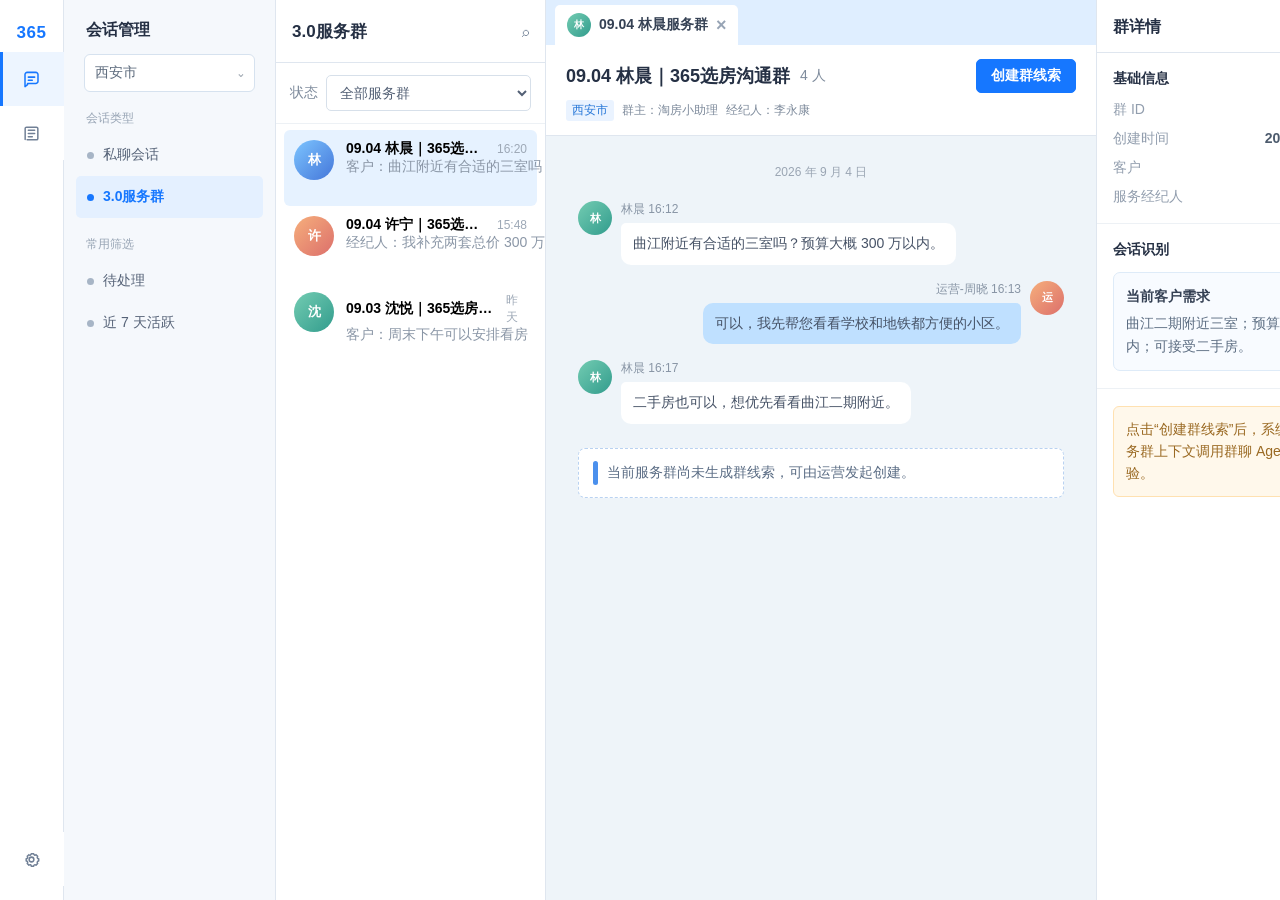
<file: public/manual-group-lead.html>
<!doctype html>
<html lang="zh-CN">
<head>
  <meta charset="utf-8" />
  <meta name="viewport" content="width=device-width,initial-scale=1" />
  <title>手动生成群线索</title>
  <style>
    :root{--blue:#1677ff;--blue-soft:#eaf3ff;--ink:#253044;--muted:#8190a3;--line:#dfe6ef;--canvas:#edf3f8;--panel:#fff;--green:#18a465;--green-soft:#ecfaf2;--orange:#ef8b2d;--red:#e84c5b;--shadow:0 14px 40px rgba(31,54,86,.18)}
    *{box-sizing:border-box}html,body{height:100%;margin:0;font-family:-apple-system,BlinkMacSystemFont,"Segoe UI","PingFang SC","Microsoft YaHei",sans-serif;color:var(--ink);background:var(--canvas);font-size:14px}button,input,select{font:inherit}button{cursor:pointer}button:focus-visible,input:focus-visible,select:focus-visible{outline:2px solid #84b6ff;outline-offset:2px}.app{height:100%;min-height:720px;display:grid;grid-template-columns:64px 212px minmax(270px,330px) minmax(550px,1fr) 296px;overflow:hidden}.icon{width:19px;height:19px;fill:none;stroke:currentColor;stroke-width:1.9;stroke-linecap:round;stroke-linejoin:round}.rail{background:#fff;border-right:1px solid var(--line);display:flex;flex-direction:column;align-items:center;padding:14px 0}.brand{height:38px;color:#1677ff;font-size:17px;font-weight:800;letter-spacing:.5px;display:grid;place-items:center}.rail-button{position:relative;width:64px;height:54px;border:0;background:#fff;color:#718096;display:grid;place-items:center}.rail-button.active{background:#edf5ff;color:var(--blue)}.rail-button.active:before{content:"";position:absolute;left:0;top:0;bottom:0;width:3px;background:var(--blue)}.rail-button:hover{background:#f5f8fc}.rail-spacer{flex:1}.nav{background:#f5f8fc;border-right:1px solid var(--line);padding:20px 12px;overflow:auto}.nav-title{padding:0 10px 13px;font-size:16px;font-weight:750}.nav-city{margin:0 8px 16px;padding:9px 10px;border:1px solid #d6e2ef;border-radius:6px;background:#fff;color:#5d6b7d;display:flex;justify-content:space-between}.nav-group{margin-top:18px}.nav-group-title{padding:0 10px 7px;color:#98a5b5;font-size:12px}.nav-item{width:100%;height:42px;border:0;border-radius:5px;background:transparent;color:#556277;text-align:left;padding:0 11px;display:flex;align-items:center;gap:9px}.nav-item.active{background:#e4f0ff;color:#1677ff;font-weight:650}.nav-item:hover{background:#ecf2f8}.nav-dot{width:7px;height:7px;background:#a7b5c6;border-radius:50%}.nav-item.active .nav-dot{background:#1677ff}.list{min-width:0;background:#fff;border-right:1px solid var(--line);display:flex;flex-direction:column}.list-head{height:63px;border-bottom:1px solid var(--line);padding:0 16px;display:flex;align-items:center}.list-head h2{margin:0;font-size:17px}.list-search{margin-left:auto;color:#718096}.list-filter{padding:12px 14px;border-bottom:1px solid #edf1f5}.filter-row{display:flex;align-items:center;gap:8px;color:#7e8b9c}.filter-row select{height:36px;min-width:0;flex:1;border:1px solid #d7e0ea;border-radius:5px;background:#fff;color:#536075;padding:0 9px}.conversation-list{overflow:auto;padding:6px 8px}.conversation{width:100%;height:76px;border:0;border-radius:6px;background:#fff;display:grid;grid-template-columns:42px minmax(0,1fr);gap:10px;padding:10px;text-align:left}.conversation:hover{background:#f6f9fc}.conversation.active{background:#e6f2ff}.avatar{width:40px;height:40px;border-radius:50%;display:grid;place-items:center;font-size:13px;color:#fff;font-weight:750;background:linear-gradient(135deg,#7dc5ff,#4476d9)}.avatar.peach{background:linear-gradient(135deg,#f6af7c,#dc6f6b)}.avatar.mint{background:linear-gradient(135deg,#73ccb2,#329c8d)}.conversation-name{display:flex;align-items:center;gap:6px;min-width:0}.conversation-name b{overflow:hidden;text-overflow:ellipsis;white-space:nowrap}.conversation-name time{margin-left:auto;color:#9da8b6;font-size:12px;font-weight:400}.conversation-preview{margin-top:6px;color:#8a96a6;white-space:nowrap;overflow:hidden;text-overflow:ellipsis}.chat-shell{min-width:0;display:grid;grid-template-rows:45px auto 1fr;background:#eef4f9}.workspace{display:flex;align-items:end;gap:4px;padding:4px 9px 0;background:#dfeeff;overflow:hidden}.workspace-tab{height:40px;min-width:160px;max-width:230px;background:#fff;border:0;border-radius:5px 5px 0 0;padding:0 12px;display:flex;align-items:center;gap:8px;color:#354154;font-weight:650}.workspace-tab small{margin-left:auto;color:#97a4b5;font-size:18px}.chat-header{background:#fff;border-bottom:1px solid var(--line);padding:14px 20px}.chat-title-row{display:flex;align-items:center;gap:10px}.chat-title{font-size:18px;font-weight:750}.chat-people{color:#7e8b9c}.create-lead{height:34px;margin-left:auto;border:1px solid var(--blue);border-radius:5px;background:var(--blue);color:#fff;padding:0 14px;font-weight:650}.create-lead:hover{background:#0969e8}.chat-meta{margin-top:7px;color:#7d8a9b;font-size:12px;display:flex;align-items:center;gap:8px}.city-tag{color:#2677d8;background:#eaf3ff;padding:2px 6px;border-radius:3px}.messages{overflow:auto;padding:24px 32px 90px}.date{text-align:center;color:#9aa5b3;font-size:12px;margin:4px 0 20px}.message{display:flex;gap:9px;margin:16px 0;max-width:80%}.message.mine{margin-left:auto;flex-direction:row-reverse}.message .avatar{width:34px;height:34px;font-size:11px;flex:0 0 auto}.msg-meta{color:#8895a5;font-size:12px;margin-bottom:5px}.message.mine .msg-meta{text-align:right}.bubble{display:inline-block;padding:10px 12px;border-radius:5px 10px 10px;background:#fff;line-height:1.55;color:#465266}.message.mine .bubble{background:#bfe0ff;border-radius:10px 5px 10px 10px}.system{text-align:center;color:#8f9bab;font-size:12px;margin:24px 0}.lead-source{margin:24px 0;padding:12px 14px;background:#fff;border:1px dashed #b9d2f1;border-radius:7px;color:#5a6c84;display:flex;gap:9px;align-items:center}.lead-source:before{content:"";width:5px;height:24px;background:#4b90ed;border-radius:4px}.detail{background:#fff;border-left:1px solid var(--line);min-width:0}.detail-head{padding:17px 16px 14px;border-bottom:1px solid var(--line);font-size:16px;font-weight:750}.detail-section{padding:17px 16px;border-bottom:1px solid #edf1f5}.detail-section h3{font-size:14px;margin:0 0 13px}.detail-fields{display:grid;gap:11px}.detail-field{display:flex;justify-content:space-between;gap:10px}.detail-field span{color:#929eae}.detail-field b{text-align:right;color:#4d5b6d;font-weight:600}.demand-card{border:1px solid #deebf8;border-radius:7px;background:#f8fbff;padding:12px;line-height:1.65;color:#5c6d82}.demand-card b{display:block;color:#354154;margin-bottom:4px}.operation{margin:17px 16px;padding:12px;border-radius:6px;background:#fff8eb;border:1px solid #ffe1b1;color:#9a6922;line-height:1.55}.modal-mask{position:fixed;z-index:10;inset:0;display:none;align-items:center;justify-content:center;background:rgba(23,35,51,.52)}.modal-mask.show{display:flex}.modal{width:min(720px,calc(100vw - 42px));max-height:calc(100vh - 48px);display:grid;grid-template-rows:auto 1fr auto;background:#fff;border-radius:9px;box-shadow:var(--shadow);overflow:hidden}.modal-head{height:62px;padding:0 24px;border-bottom:1px solid var(--line);display:flex;align-items:center}.modal-head h1{font-size:19px;margin:0}.close{margin-left:auto;width:34px;height:34px;border:0;border-radius:5px;background:#fff;color:#8895a5;font-size:25px;line-height:1}.close:hover{background:#f5f7fa}.modal-body{overflow:auto;padding:23px 30px 28px}.form-section{margin-top:0}.form-section-title{display:flex;align-items:center;gap:8px;margin-bottom:14px;font-size:15px;font-weight:750}.form-section-title:before{content:"";width:4px;height:16px;border-radius:3px;background:var(--blue)}.field-row{display:grid;grid-template-columns:118px minmax(0,1fr);align-items:start;gap:14px;margin-top:18px}.field-label{height:38px;display:flex;align-items:center;justify-content:flex-end;color:#5a6779}.required:before{content:"*";color:#ef5151;margin-right:4px}.choice-row{display:flex;gap:10px;flex-wrap:wrap}.choice{height:38px;min-width:90px;padding:0 16px;border:1px solid #d3dde8;border-radius:5px;background:#fff;color:#617085}.choice.active{border-color:#1677ff;background:#eaf3ff;color:#1677ff;font-weight:650}.form-input,.form-select{width:100%;height:38px;border:1px solid #d4dee9;border-radius:5px;background:#fff;color:#4e5c70;padding:0 10px}.form-input::placeholder{color:#a6b0bd}.secondary{display:none}.secondary.show{display:block}.modal-foot{min-height:68px;padding:0 30px;border-top:1px solid var(--line);display:flex;align-items:center;justify-content:flex-end;gap:10px}.button{height:38px;padding:0 20px;border-radius:5px;border:1px solid #d3dce7;background:#fff;color:#526074}.button.primary{border-color:var(--blue);background:var(--blue);color:#fff}.button.primary:hover{background:#0969e8}.error{display:none;margin:14px 0 0 132px;color:var(--red);font-size:12px}.error.show{display:block}.result{display:none}.result.show{display:block}.result-top{display:flex;align-items:flex-start;gap:12px;padding:16px;border:1px solid #bbe7ce;border-radius:7px;background:#f3fcf7}.result-check{width:28px;height:28px;display:grid;place-items:center;border-radius:50%;background:#19a766;color:#fff;font-size:17px;flex:0 0 auto}.result-title{font-size:16px;font-weight:750}.result-sub{margin-top:5px;color:#627288;line-height:1.55}.result-block{margin-top:18px;border:1px solid var(--line);border-radius:7px;overflow:hidden}.result-block h2{margin:0;padding:11px 14px;background:#f8fafc;border-bottom:1px solid var(--line);font-size:14px}.result-grid{display:grid;grid-template-columns:1fr 1fr;gap:0}.result-item{min-height:55px;padding:10px 14px;border-bottom:1px solid #edf1f5}.result-item:nth-last-child(-n+2){border-bottom:0}.result-item span{display:block;color:#8d9bad;font-size:12px}.result-item b{display:block;margin-top:5px;color:#3e4c5f}.status-wait{color:#cc801a!important}.process-line{display:flex;align-items:center;gap:8px;margin-top:18px;color:#5b6c80}.process-line:before{content:"";width:6px;height:6px;background:#18a465;border-radius:50%;box-shadow:0 0 0 4px #e5f8ee}.toast{position:fixed;z-index:20;left:50%;top:22px;transform:translate(-50%,-14px);opacity:0;transition:.2s;background:#27374c;color:#fff;padding:10px 16px;border-radius:6px}.toast.show{transform:translate(-50%,0);opacity:1}@media(max-width:1100px){.app{grid-template-columns:58px 190px minmax(250px,300px) minmax(490px,1fr)}.detail{display:none}}@media(max-width:780px){.app{min-width:740px}.nav{display:none}.app{grid-template-columns:58px 270px minmax(412px,1fr)}.modal{width:calc(100vw - 28px)}.field-row{grid-template-columns:96px minmax(0,1fr);gap:10px}.error{margin-left:106px}.modal-body{padding-left:20px;padding-right:20px}}
  </style>
</head>
<body>
<div class="app">
  <aside class="rail" aria-label="主导航">
    <div class="brand">365</div>
    <button class="rail-button active" title="会话">
      <svg class="icon" viewBox="0 0 24 24"><path d="M7 18.5 3.8 21V5.8A2.8 2.8 0 0 1 6.6 3h10.8a2.8 2.8 0 0 1 2.8 2.8v8.4a2.8 2.8 0 0 1-2.8 2.8H7Z"/><path d="M8 9h8M8 13h5"/></svg>
    </button>
    <button class="rail-button" title="线索管理"><svg class="icon" viewBox="0 0 24 24"><path d="M4 19.5V5.8A1.8 1.8 0 0 1 5.8 4h12.4A1.8 1.8 0 0 1 20 5.8v12.4a1.8 1.8 0 0 1-1.8 1.8H6.5"/><path d="M8 8h8M8 12h8M8 16h5"/></svg></button>
    <div class="rail-spacer"></div>
    <button class="rail-button" title="设置"><svg class="icon" viewBox="0 0 24 24"><circle cx="12" cy="12" r="3"/><path d="M19.4 15a1.7 1.7 0 0 0 .3 1.9l.1.1-2.1 2.1-.1-.1a1.7 1.7 0 0 0-1.9-.3 1.7 1.7 0 0 0-1 1.5v.2h-3v-.2a1.7 1.7 0 0 0-1-1.5 1.7 1.7 0 0 0-1.9.3l-.1.1-2.1-2.1.1-.1a1.7 1.7 0 0 0 .3-1.9 1.7 1.7 0 0 0-1.5-1H5.3v-3h.2a1.7 1.7 0 0 0 1.5-1 1.7 1.7 0 0 0-.3-1.9l-.1-.1 2.1-2.1.1.1a1.7 1.7 0 0 0 1.9.3 1.7 1.7 0 0 0 1-1.5v-.2h3v.2a1.7 1.7 0 0 0 1 1.5 1.7 1.7 0 0 0 1.9-.3l.1-.1 2.1 2.1-.1.1a1.7 1.7 0 0 0-.3 1.9 1.7 1.7 0 0 0 1.5 1h.2v3h-.2a1.7 1.7 0 0 0-1.5 1Z"/></svg></button>
  </aside>
  <aside class="nav">
    <div class="nav-title">会话管理</div>
    <div class="nav-city"><span>西安市</span><span>⌄</span></div>
    <div class="nav-group"><div class="nav-group-title">会话类型</div><button class="nav-item"><span class="nav-dot"></span>私聊会话</button><button class="nav-item active"><span class="nav-dot"></span>3.0服务群</button></div>
    <div class="nav-group"><div class="nav-group-title">常用筛选</div><button class="nav-item"><span class="nav-dot"></span>待处理</button><button class="nav-item"><span class="nav-dot"></span>近 7 天活跃</button></div>
  </aside>
  <aside class="list">
    <div class="list-head"><h2>3.0服务群</h2><span class="list-search">⌕</span></div>
    <div class="list-filter"><div class="filter-row"><span>状态</span><select><option>全部服务群</option><option>进行中</option><option>已结束</option></select></div></div>
    <div class="conversation-list">
      <button class="conversation active"><span class="avatar">林</span><span><span class="conversation-name"><b>09.04 林晨｜365选房沟通群</b><time>16:20</time></span><span class="conversation-preview">客户：曲江附近有合适的三室吗？</span></span></button>
      <button class="conversation"><span class="avatar peach">许</span><span><span class="conversation-name"><b>09.04 许宁｜365选房沟通群</b><time>15:48</time></span><span class="conversation-preview">经纪人：我补充两套总价 300 万内的房源</span></span></button>
      <button class="conversation"><span class="avatar mint">沈</span><span><span class="conversation-name"><b>09.03 沈悦｜365选房沟通群</b><time>昨天</time></span><span class="conversation-preview">客户：周末下午可以安排看房</span></span></button>
    </div>
  </aside>
  <main class="chat-shell">
    <div class="workspace"><button class="workspace-tab"><span class="avatar mint" style="width:24px;height:24px;font-size:10px">林</span>09.04 林晨服务群<small>×</small></button></div>
    <header class="chat-header"><div class="chat-title-row"><span class="chat-title">09.04 林晨｜365选房沟通群</span><span class="chat-people">4 人</span><button class="create-lead" id="openModal">创建群线索</button></div><div class="chat-meta"><span class="city-tag">西安市</span><span>群主：淘房小助理</span><span>经纪人：李永康</span></div></header>
    <section class="messages">
      <div class="date">2026 年 9 月 4 日</div>
      <div class="message"><span class="avatar mint">林</span><div><div class="msg-meta">林晨 16:12</div><div class="bubble">曲江附近有合适的三室吗？预算大概 300 万以内。</div></div></div>
      <div class="message mine"><span class="avatar peach">运</span><div><div class="msg-meta">运营-周晓 16:13</div><div class="bubble">可以，我先帮您看看学校和地铁都方便的小区。</div></div></div>
      <div class="message"><span class="avatar mint">林</span><div><div class="msg-meta">林晨 16:17</div><div class="bubble">二手房也可以，想优先看看曲江二期附近。</div></div></div>
      <div class="lead-source">当前服务群尚未生成群线索，可由运营发起创建。</div>
    </section>
  </main>
  <aside class="detail"><div class="detail-head">群详情</div><section class="detail-section"><h3>基础信息</h3><div class="detail-fields"><div class="detail-field"><span>群 ID</span><b>wr_9fd8a1…</b></div><div class="detail-field"><span>创建时间</span><b>2026-09-04 16:02</b></div><div class="detail-field"><span>客户</span><b>林晨</b></div><div class="detail-field"><span>服务经纪人</span><b>李永康</b></div></div></section><section class="detail-section"><h3>会话识别</h3><div class="demand-card"><b>当前客户需求</b>曲江二期附近三室；预算 300 万以内；可接受二手房。</div></section><div class="operation">点击“创建群线索”后，系统将根据该服务群上下文调用群聊 Agent 进行校验。</div></aside>
</div>

<div class="modal-mask" id="modalMask" role="dialog" aria-modal="true" aria-labelledby="modalTitle">
  <section class="modal">
    <header class="modal-head"><h1 id="modalTitle">创建群线索</h1><button class="close" id="closeModal" aria-label="关闭">×</button></header>
    <div class="modal-body" id="formView">
      <section class="form-section"><div class="form-section-title">线索信息</div>
        <div class="field-row"><div class="field-label required">业务类型</div><div class="choice-row" id="businessChoices"><button class="choice" data-business="新房">新房</button><button class="choice active" data-business="二手房">二手房</button><button class="choice" data-business="租房">租房</button></div></div>
        <div class="secondary show" id="usedFields"><div class="field-row"><div class="field-label required">二手房生成方式</div><div class="choice-row" id="sourceChoices"><button class="choice active" data-source="板块组团">板块组团</button><button class="choice" data-source="定向房源编号">定向房源编号</button><button class="choice" data-source="AI房源ID">AI房源ID</button></div></div><div class="field-row"><label class="field-label required" id="sourceLabel" for="sourceValue">板块组团</label><div id="sourceValue"><select class="form-select" id="plateGroup"><option value="">请选择板块组团</option><option>曲江二期板块组团</option><option>曲江一期板块组团</option><option>高新中央商务区板块组团</option></select></div></div><div class="field-row"><label class="field-label required" for="propertyType">物业类型</label><select class="form-select" id="propertyType"><option>普通住宅</option><option>回迁房</option><option>公寓</option><option>别墅</option><option>商业</option><option>店铺</option><option>门店</option></select></div></div>
        <div class="error" id="formError">请补充所有必填信息后再提交。</div>
      </section>
    </div>
    <div class="modal-body result" id="resultView">
      <div class="result-top"><span class="result-check">✓</span><div><div class="result-title">Agent 校验通过</div><div class="result-sub">群聊 Agent 已识别客户需求，允许生成群线索。</div></div></div>
      <section class="result-block"><h2>Agent 返回</h2><div class="result-grid"><div class="result-item"><span>客户需求</span><b>曲江二期附近三室，总价 300 万以内</b></div><div class="result-item"><span>群处理策略</span><b>复用旧群</b></div><div class="result-item"><span>复用群 ID</span><b>wr_7bd3f27…</b></div><div class="result-item"><span>线索状态</span><b class="status-wait">待分配</b></div></div></section>
      <div class="process-line">群线索履约服务已生成线索，并进入待分配。</div>
    </div>
    <footer class="modal-foot" id="formFoot"><button class="button" id="cancel">取消</button><button class="button primary" id="submit">保存</button></footer>
    <footer class="modal-foot result" id="resultFoot"><button class="button primary" id="complete">完成</button></footer>
  </section>
</div>
<div class="toast" id="toast"></div>
<script>
  const $=s=>document.querySelector(s),$$=s=>[...document.querySelectorAll(s)];
  const modal=$('#modalMask'),formView=$('#formView'),resultView=$('#resultView'),formFoot=$('#formFoot'),resultFoot=$('#resultFoot');
  let business='二手房', source='板块组团';
  function openModal(){modal.classList.add('show');formView.style.display='block';resultView.classList.remove('show');formFoot.style.display='flex';resultFoot.classList.remove('show');$('#formError').classList.remove('show')}
  function closeModal(){modal.classList.remove('show')}
  function toast(message){const item=$('#toast');item.textContent=message;item.classList.add('show');setTimeout(()=>item.classList.remove('show'),2400)}
  function setChoices(selector,attribute,value){$$(selector).forEach(button=>button.classList.toggle('active',button.dataset[attribute]===value))}
  function updateUsedFields(){const used=business==='二手房';$('#usedFields').classList.toggle('show',used);if(!used)$('#formError').classList.remove('show')}
  function updateSourceField(){const label=$('#sourceLabel'), holder=$('#sourceValue');label.textContent=source;if(source==='板块组团'){holder.innerHTML='<select class="form-select" id="plateGroup"><option value="">请选择板块组团</option><option>曲江二期板块组团</option><option>曲江一期板块组团</option><option>高新中央商务区板块组团</option></select>'}else{holder.innerHTML=`<input class="form-input" id="sourceInput" placeholder="请输入${source}" />`} }
  $('#openModal').onclick=openModal;$('#closeModal').onclick=closeModal;$('#cancel').onclick=closeModal;$('#complete').onclick=()=>{closeModal();toast('群线索已生成，已进入待分配')};modal.onclick=e=>{if(e.target===modal)closeModal()};
  $$('#businessChoices [data-business]').forEach(button=>button.onclick=()=>{business=button.dataset.business;setChoices('#businessChoices [data-business]','business',business);updateUsedFields()});
  $$('#sourceChoices [data-source]').forEach(button=>button.onclick=()=>{source=button.dataset.source;setChoices('#sourceChoices [data-source]','source',source);updateSourceField()});
  $('#submit').onclick=()=>{const sourceValue=source==='板块组团'?$('#plateGroup'):$('#sourceInput');if(business==='二手房'&&!sourceValue.value.trim()){ $('#formError').classList.add('show');sourceValue.focus();return}formView.style.display='none';resultView.classList.add('show');formFoot.style.display='none';resultFoot.classList.add('show')};
  updateSourceField();
</script>
</body>
</html>
</file>
